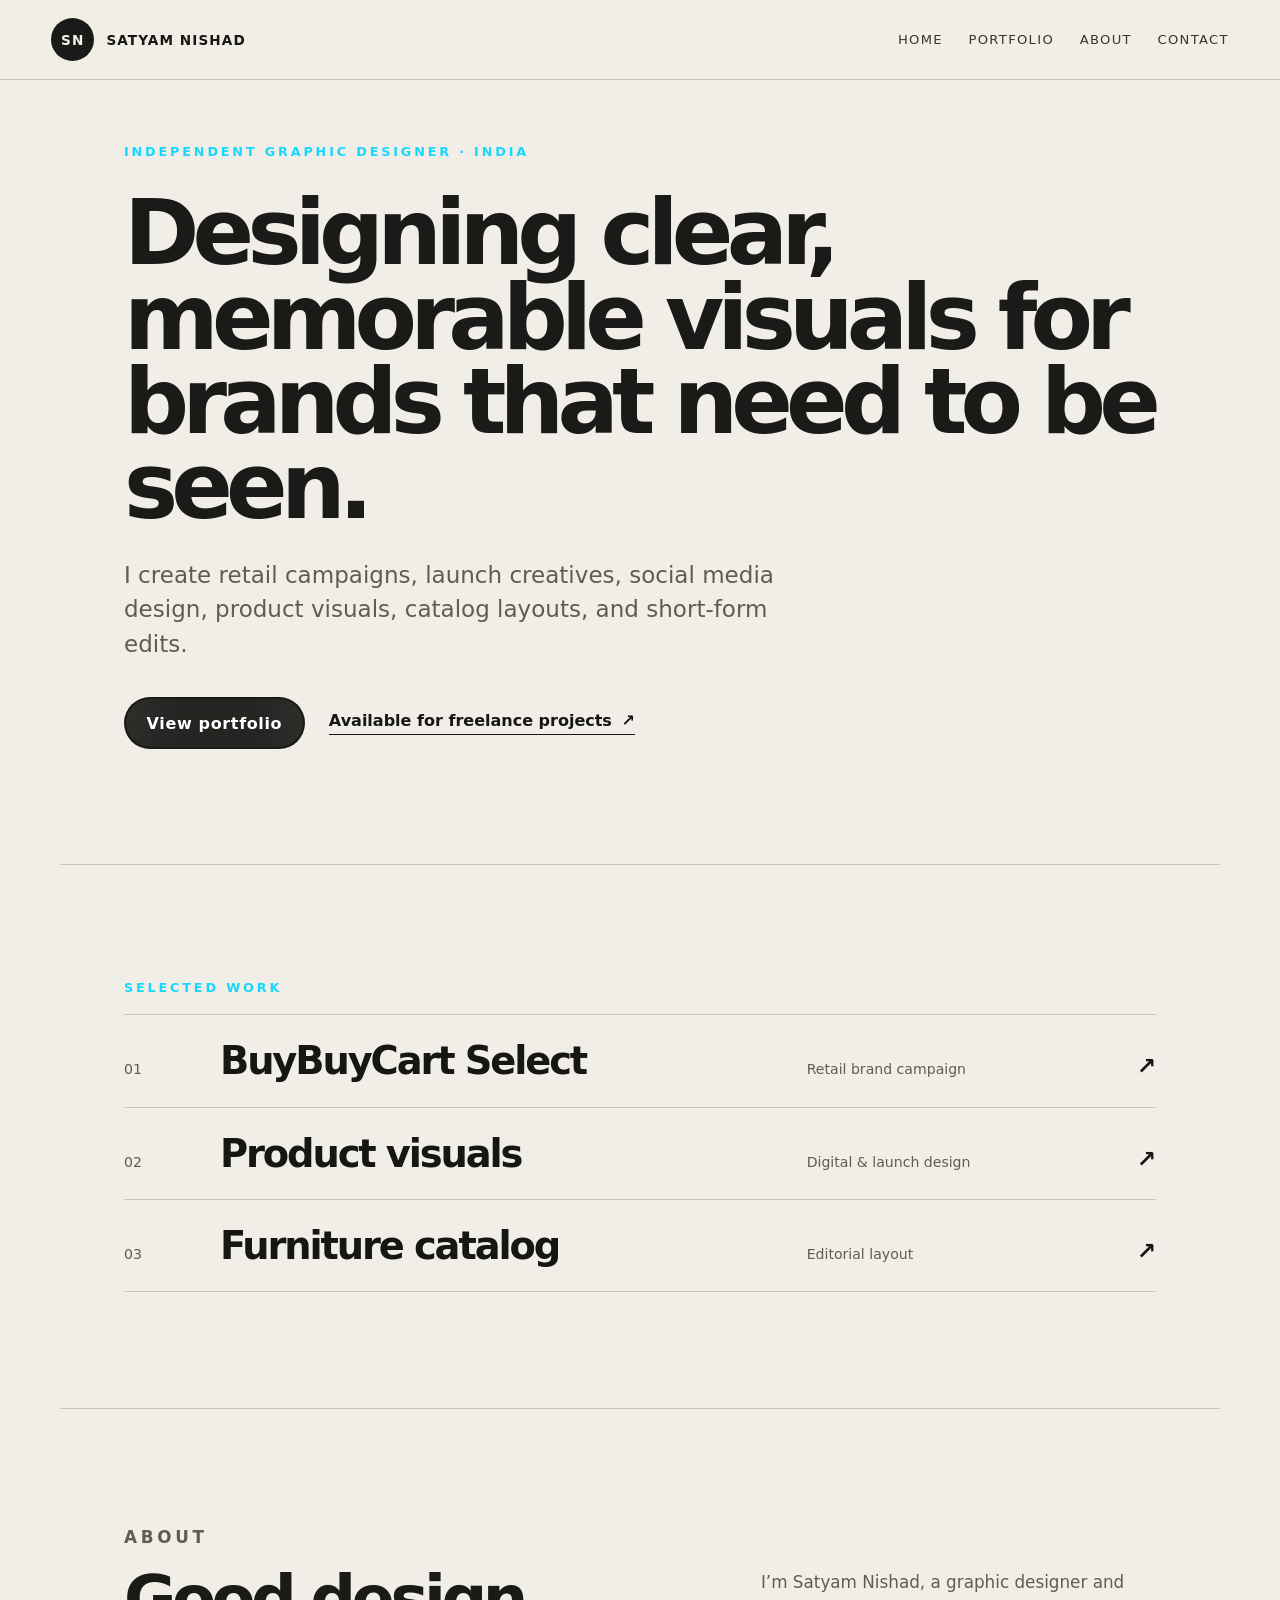
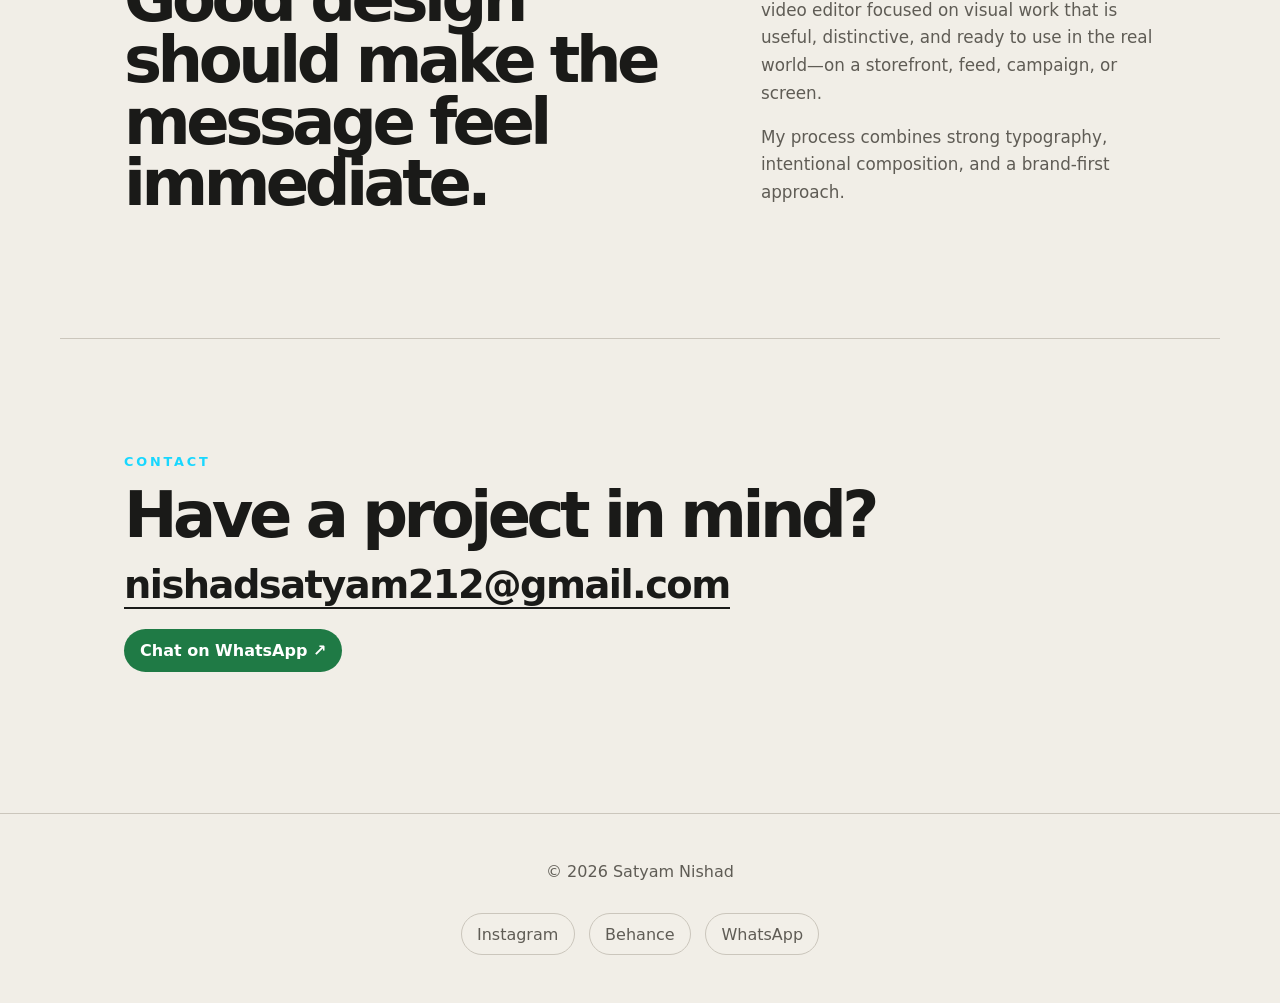
<file: index.html>
<!DOCTYPE html>
<html lang="en">

<head>
  <meta charset="UTF-8">
  <meta name="viewport" content="width=device-width, initial-scale=1.0">
  <meta name="description" content="Satyam Nishad — Graphic Designer and Video Editor.">
  <title>Satyam Nishad — Graphic Designer</title>
  <link rel="stylesheet" href="style.css">
</head>

<body class="home-page">
  <header class="site-header">
    <a class="brand" href="index.html" aria-label="Satyam Nishad home"><span>SN</span><strong>Satyam Nishad</strong></a>
    <button class="nav-toggle" type="button" aria-expanded="false"
      aria-label="Open navigation"><span></span><span></span></button>
    <nav class="site-nav" aria-label="Primary navigation">
      <a href="index.html">Home</a>
      <a href="portfolio.html">Portfolio</a>
      <a href="#about">About</a>
      <a href="#contact">Contact</a>
    </nav>
  </header>
  <main>
    <section class="home-hero section" id="hero">
      <p class="eyebrow reveal">Independent Graphic Designer · India</p>
      <h1 class="reveal">Designing clear, memorable visuals for brands that need to be seen.</h1>
      <p class="home-intro reveal">I create retail campaigns, launch creatives, social media design, product visuals,
        catalog layouts, and short-form edits.</p>
      <div class="home-actions reveal"><a class="btn btn-primary" href="portfolio.html">View portfolio</a><a
          class="text-link" href="#contact">Available for freelance projects <span>↗</span></a></div>
    </section>
    <section class="home-work section" aria-label="Selected work">
      <p class="eyebrow reveal">Selected work</p>
      <div class="work-index">
        <a class="work-index-item reveal" href="portfolio.html#buybuycart"><span>01</span><strong>BuyBuyCart
            Select</strong><em>Retail brand campaign</em><b>↗</b></a>
        <a class="work-index-item reveal" href="portfolio.html#product-visuals"><span>02</span><strong>Product
            visuals</strong><em>Digital &amp; launch design</em><b>↗</b></a>
        <a class="work-index-item reveal" href="portfolio.html#catalog"><span>03</span><strong>Furniture
            catalog</strong><em>Editorial layout</em><b>↗</b></a>
      </div>
    </section>
    <section class="home-about section" id="about">
      <p class="eyebrow reveal">About</p>
      <div class="home-about-grid reveal">
        <h2>Good design should make the message feel immediate.</h2>
        <div>
          <p>I’m Satyam Nishad, a graphic designer and video editor focused on visual work that is useful, distinctive,
            and ready to use in the real world—on a storefront, feed, campaign, or screen.</p>
          <p>My process combines strong typography, intentional composition, and a brand-first approach.</p>
        </div>
      </div>
    </section>
    <section class="home-contact section" id="contact">
      <p class="eyebrow reveal">Contact</p>
      <h2 class="reveal">Have a project in mind?</h2><a class="contact-email reveal"
        href="mailto:nishadsatyam212@gmail.com?subject=Portfolio%20Enquiry">nishadsatyam212@gmail.com</a>
      <a class="contact-whatsapp reveal" href="https://wa.me/918299799599?text=Hi%20Satyam%2C%20I%20would%20like%20to%20discuss%20a%20project." target="_blank" rel="noreferrer">Chat on WhatsApp ↗</a>
    </section>
  </main>
  <footer class="site-footer">
    <p>© 2026 Satyam Nishad</p>
    <div class="footer-social"><a href="https://instagram.com/" target="_blank" rel="noreferrer">Instagram</a><a
        href="https://behance.net/" target="_blank" rel="noreferrer">Behance</a><a href="https://wa.me/918299799599?text=Hi%20Satyam%2C%20I%20would%20like%20to%20discuss%20a%20project." target="_blank"
        rel="noreferrer">WhatsApp</a></div>
  </footer>
  <script src="script.js"></script>
</body>

</html>
</file>
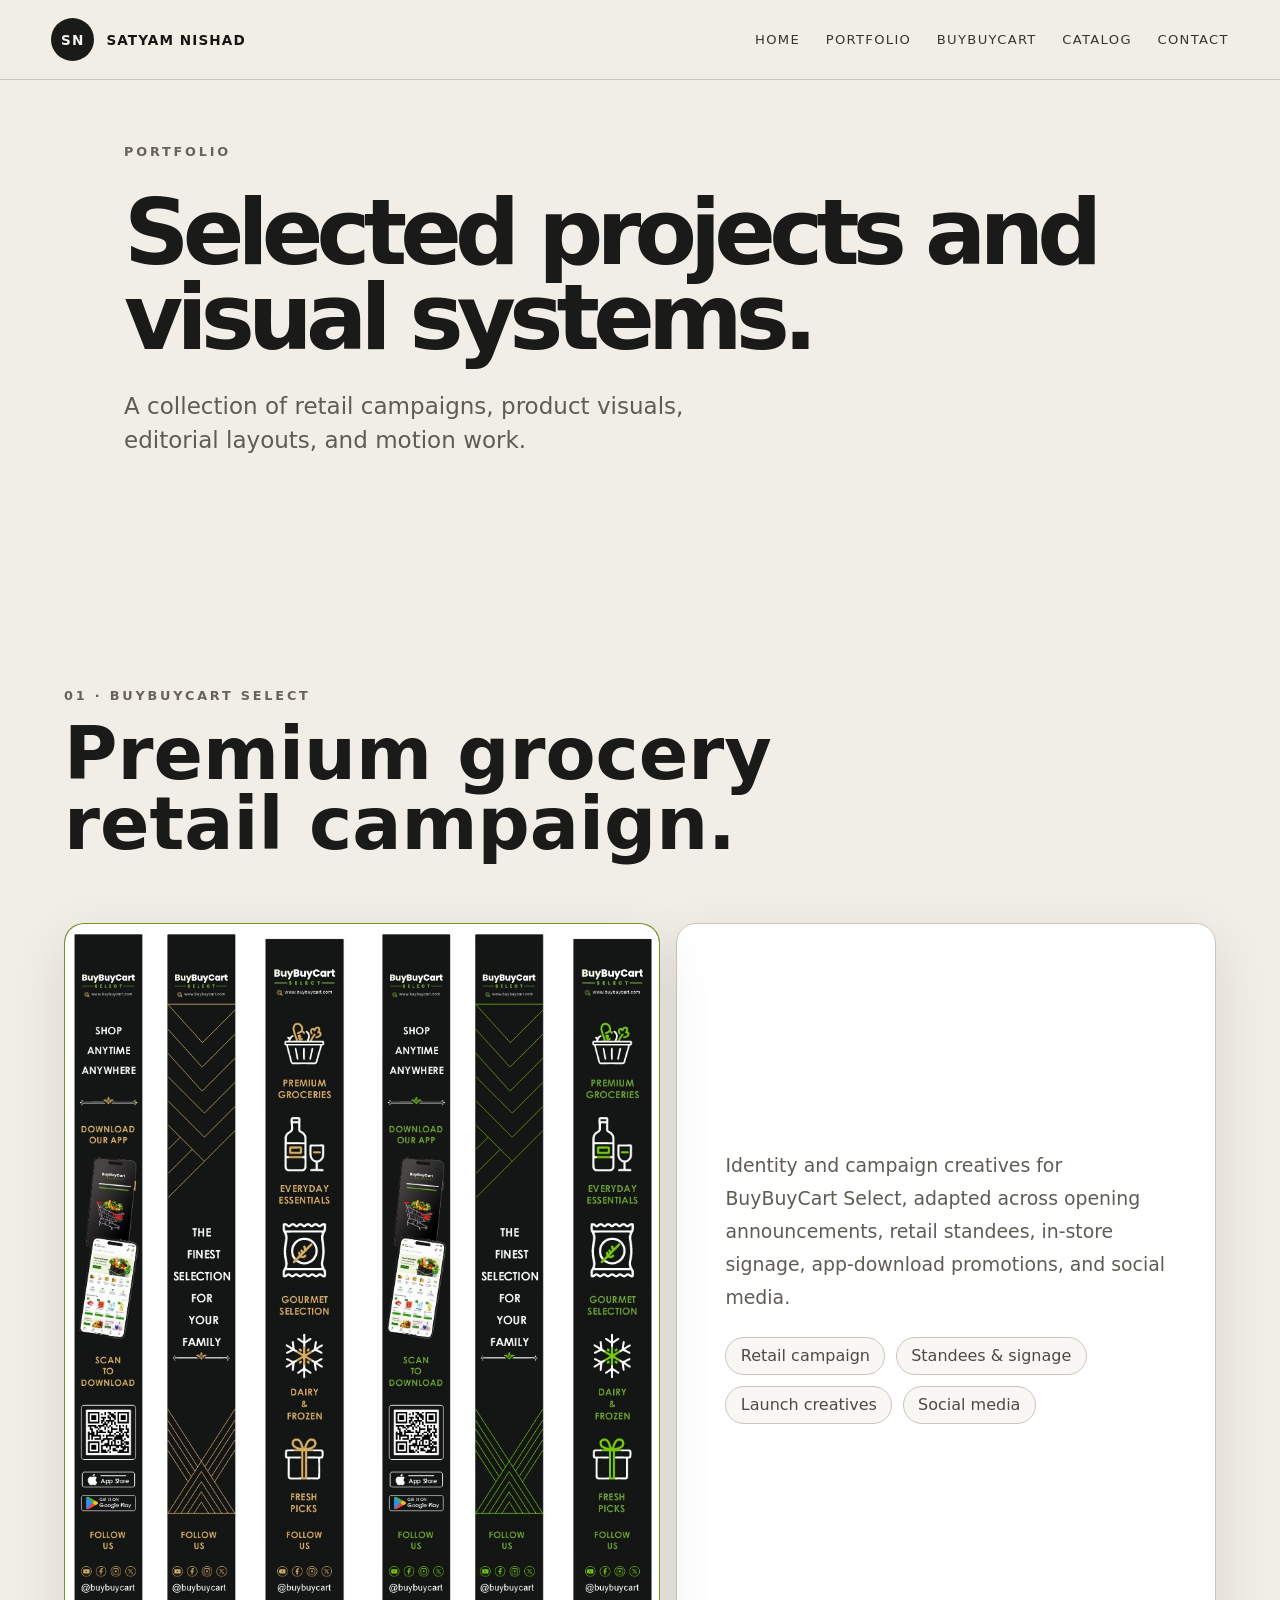
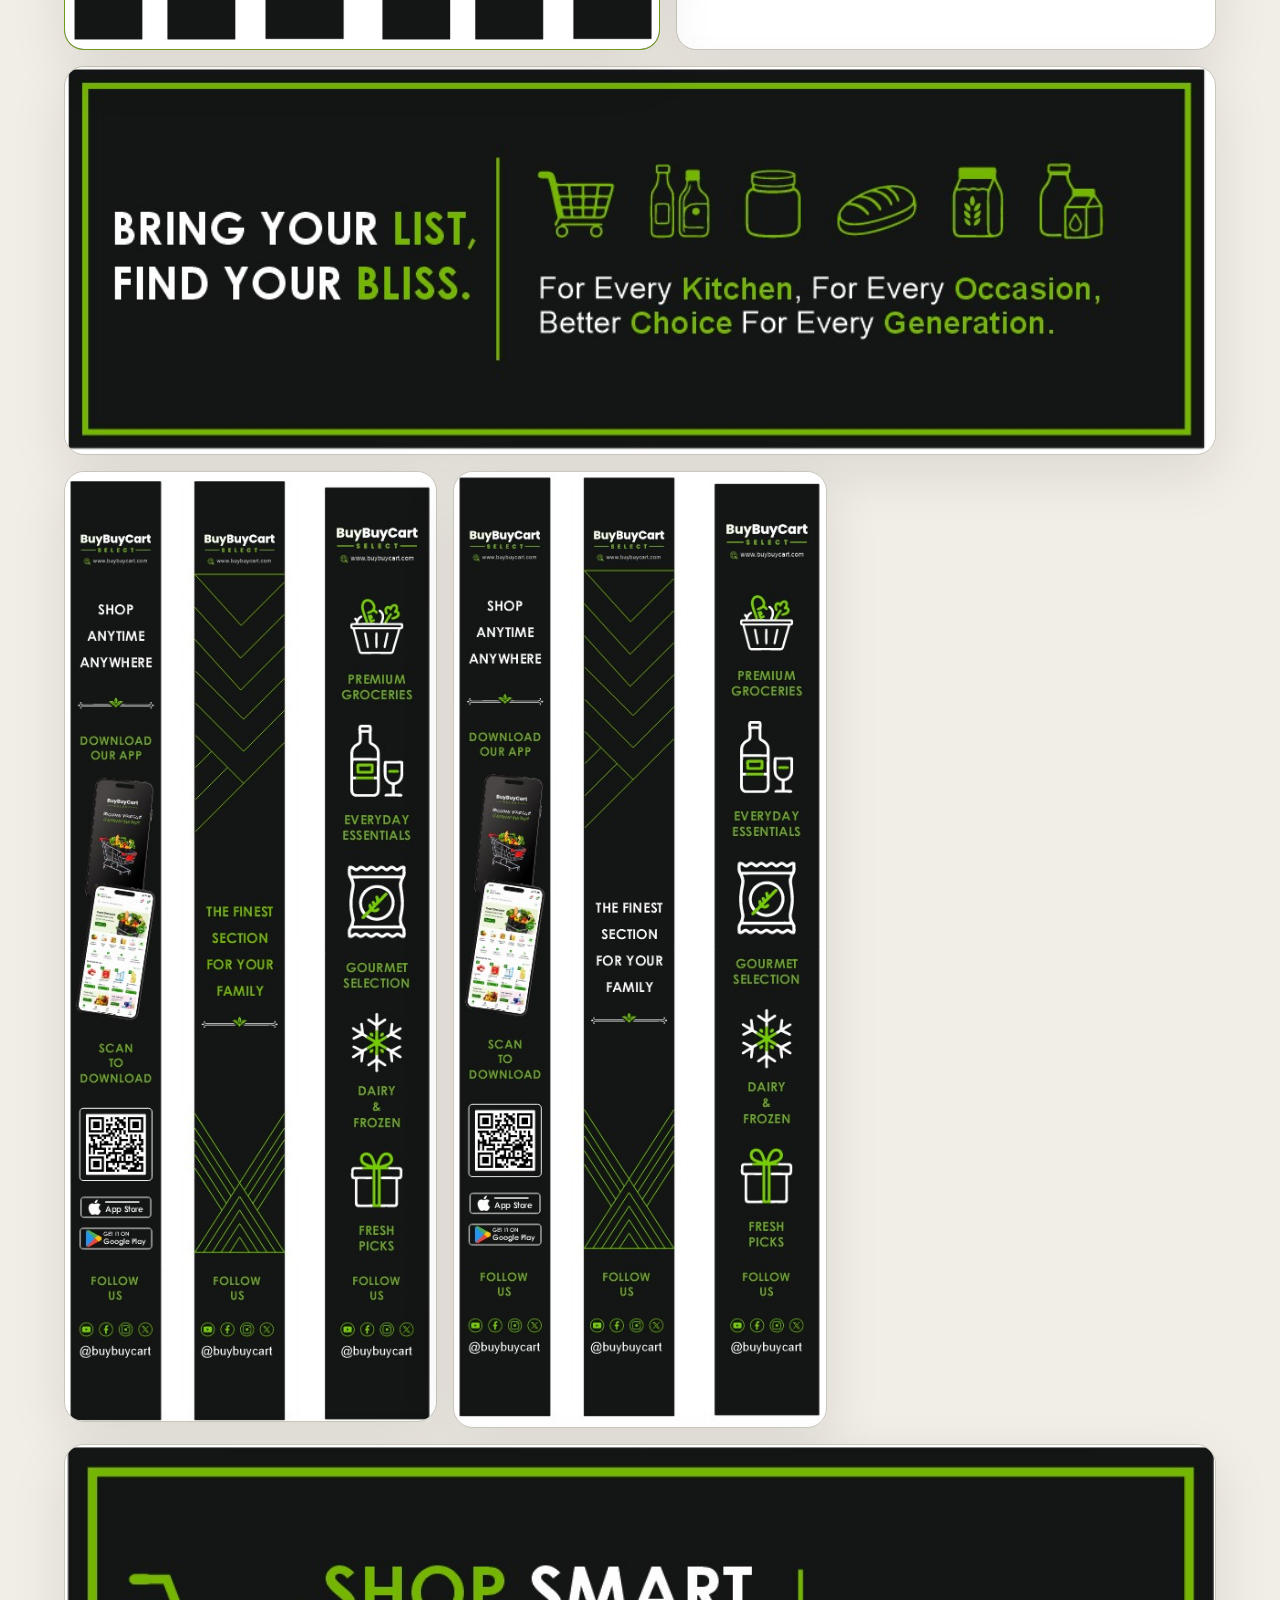
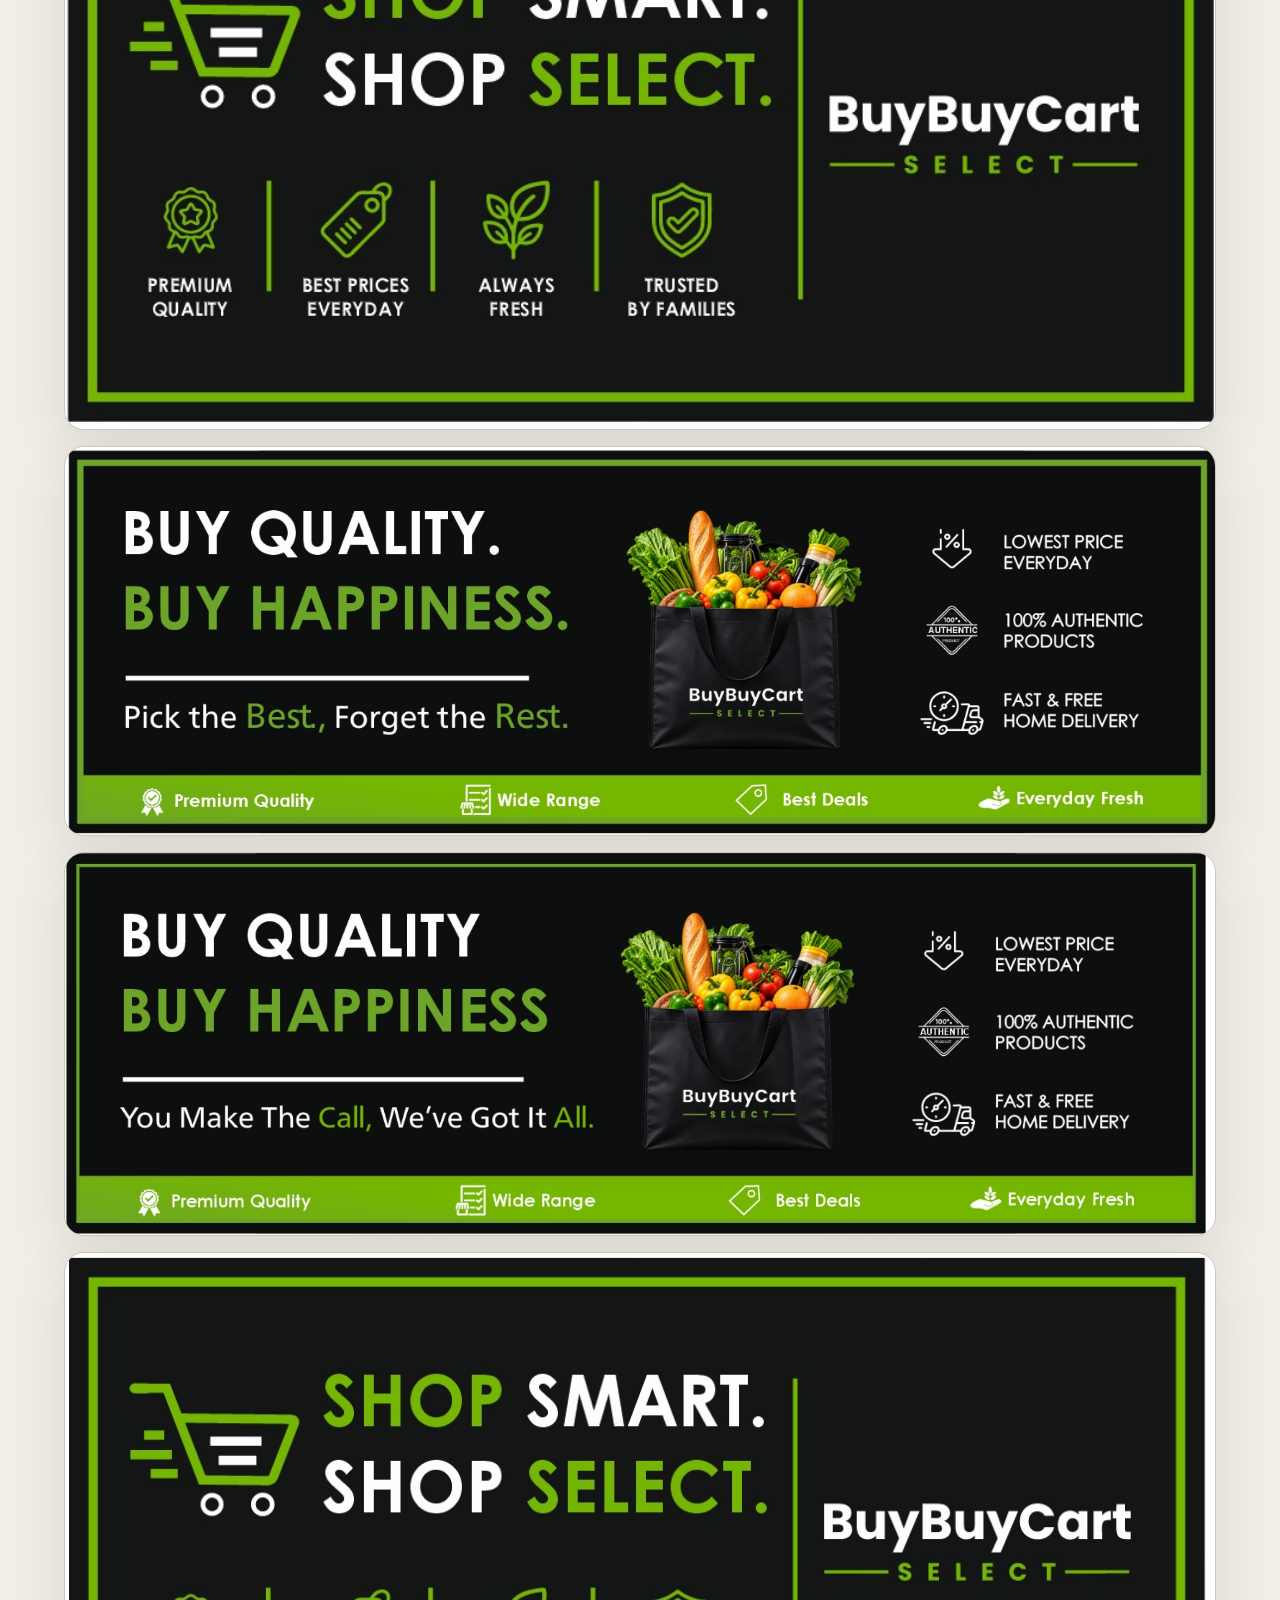
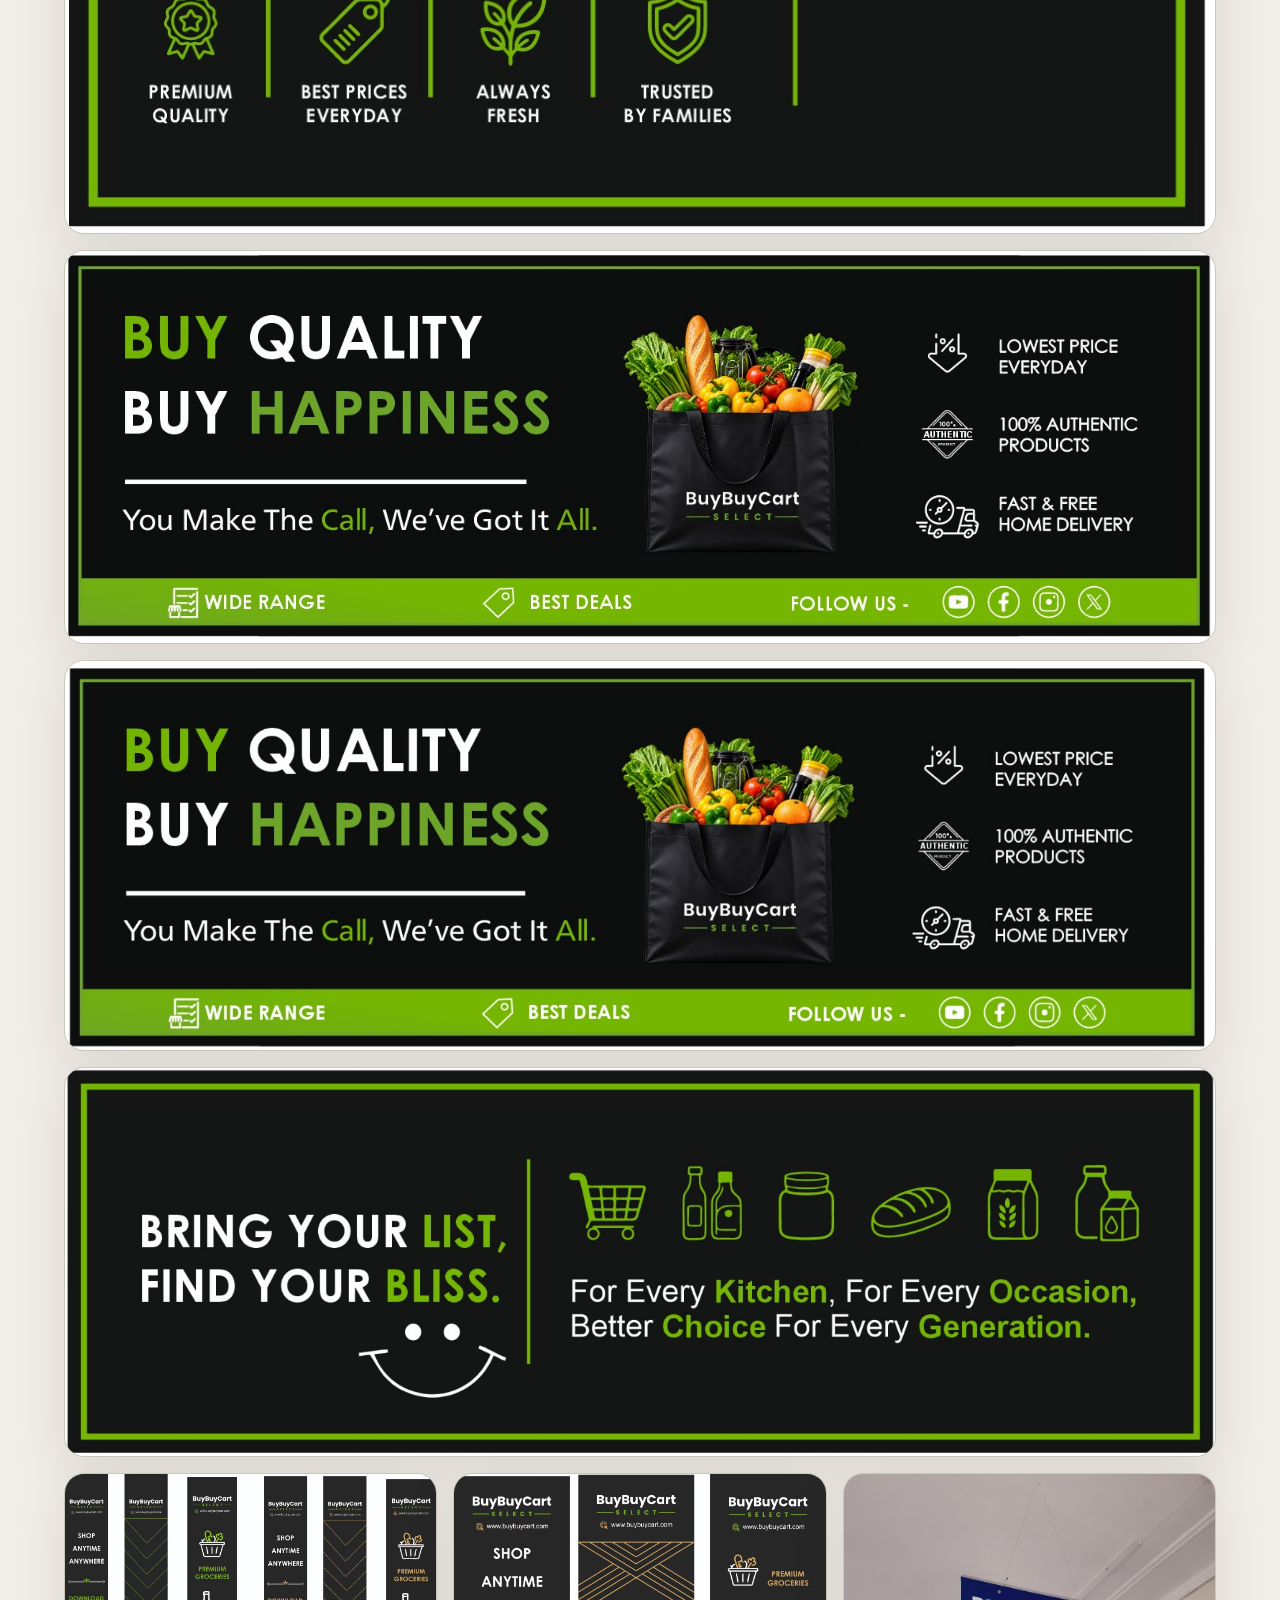
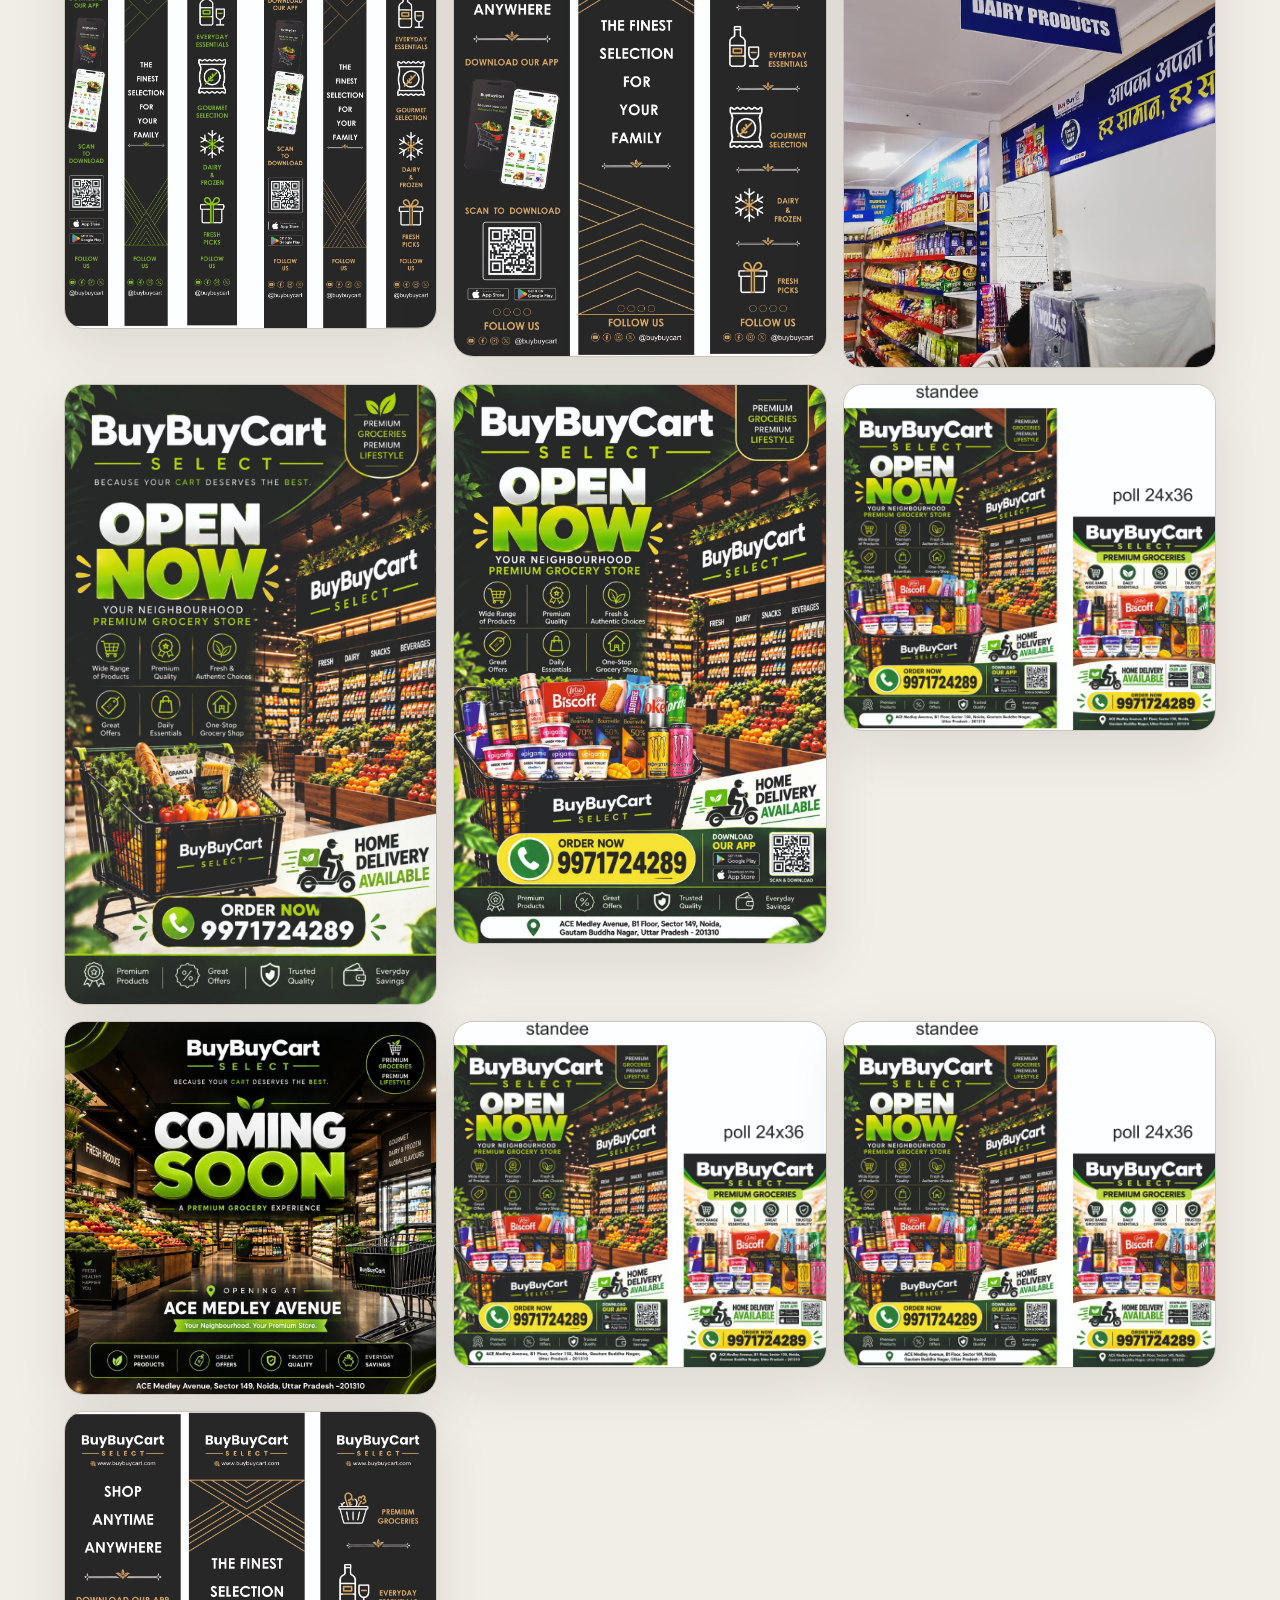
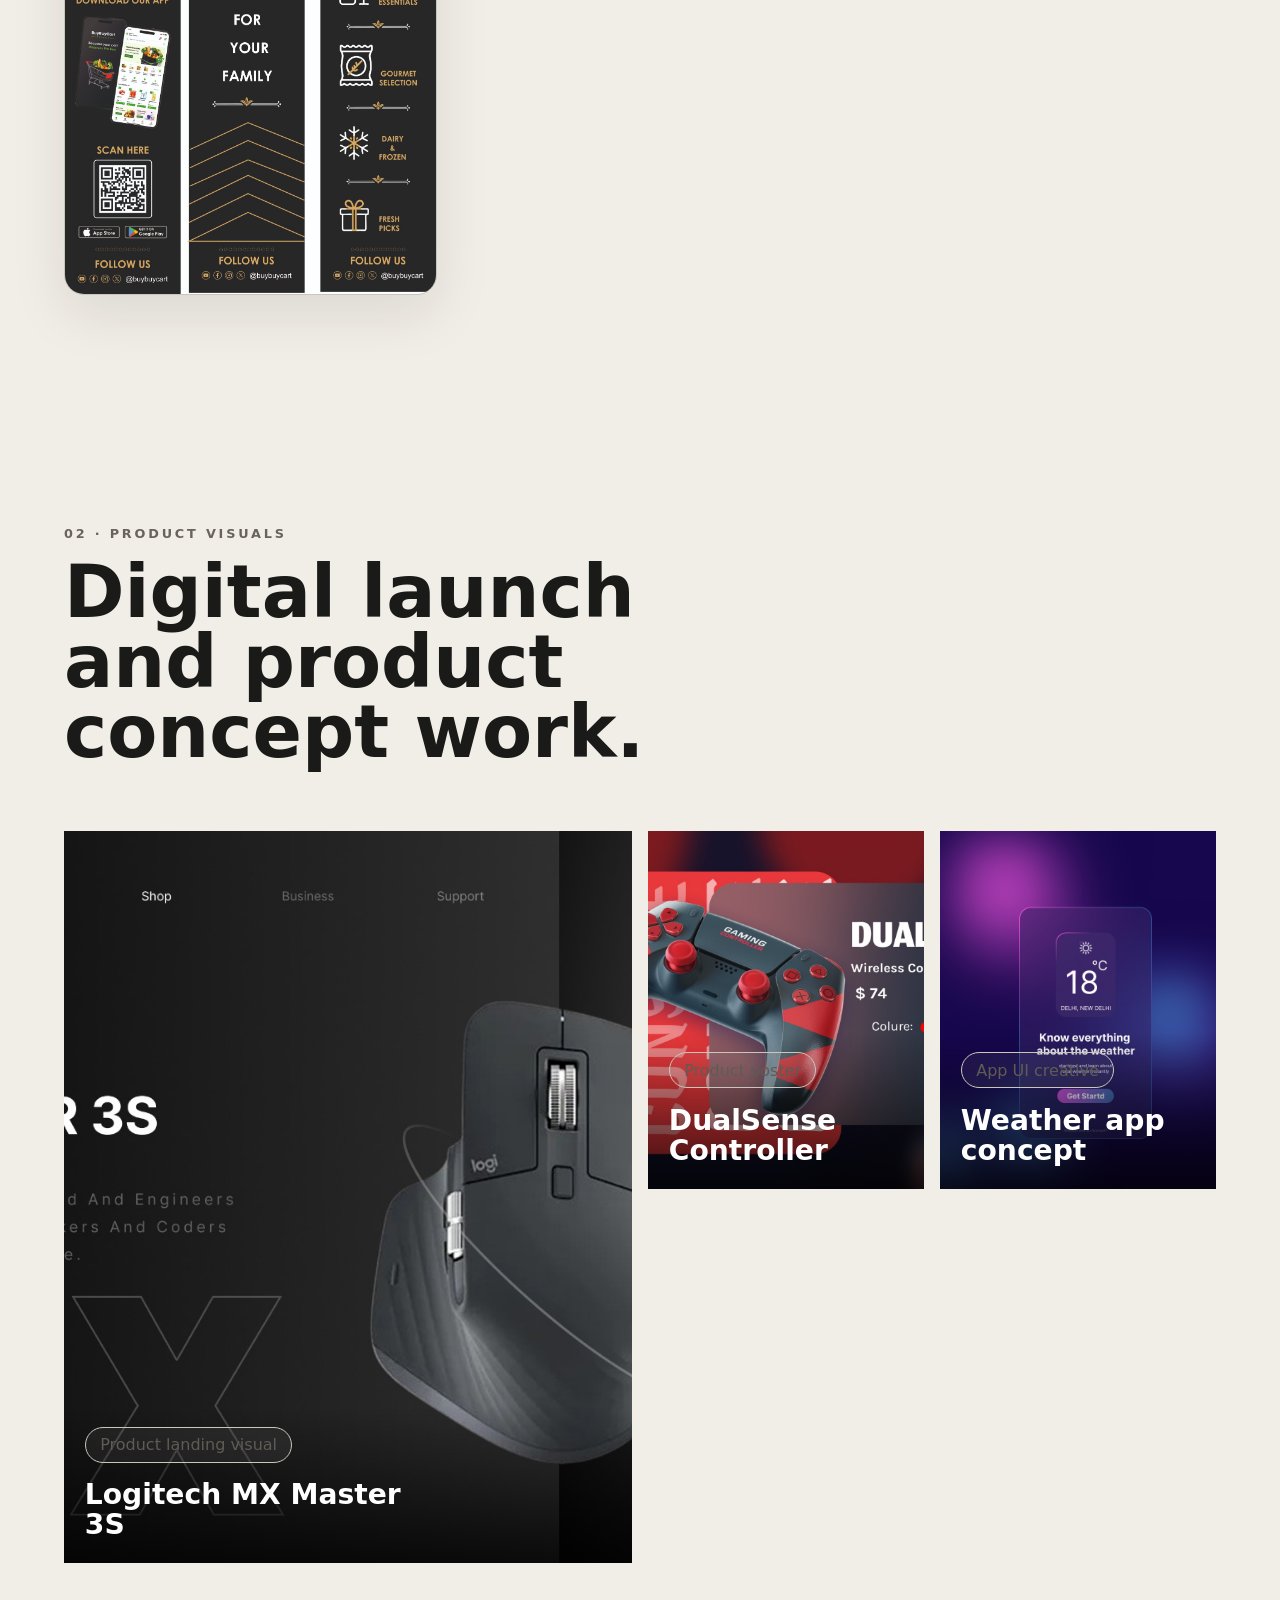
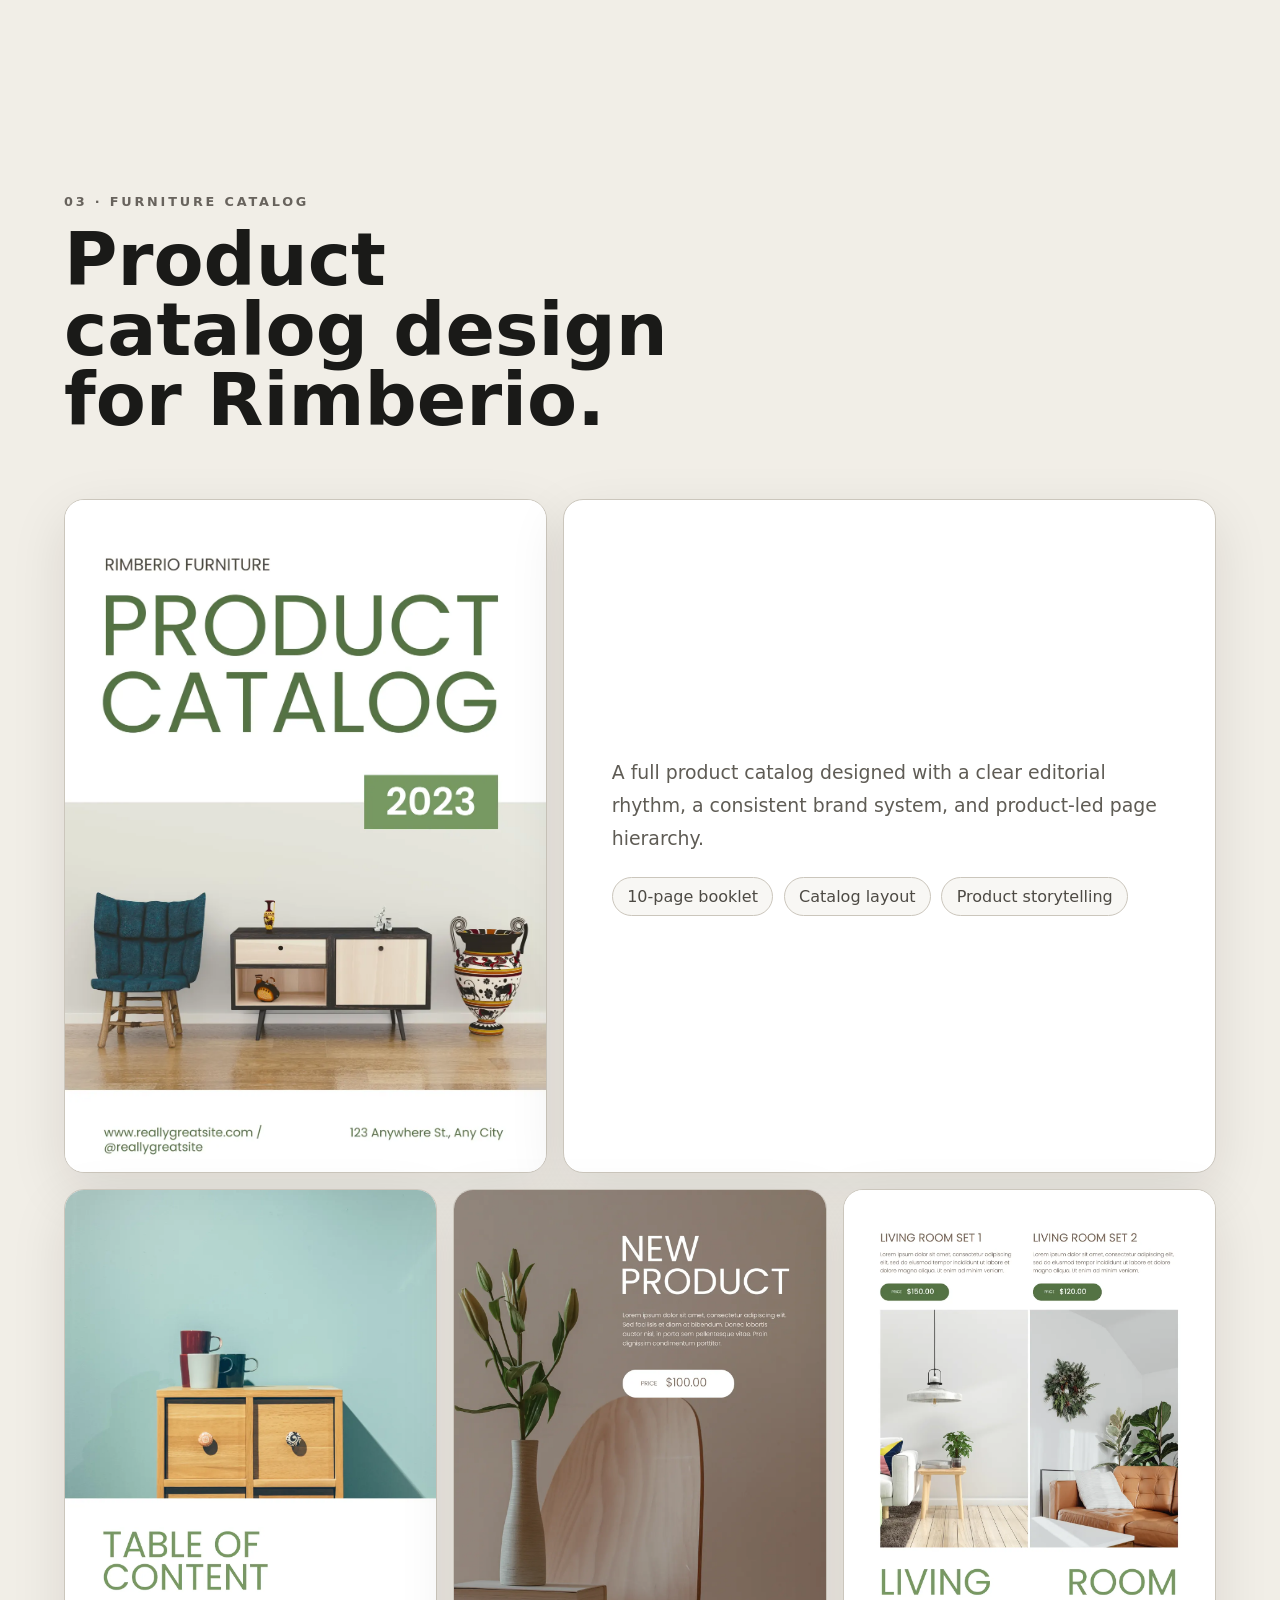
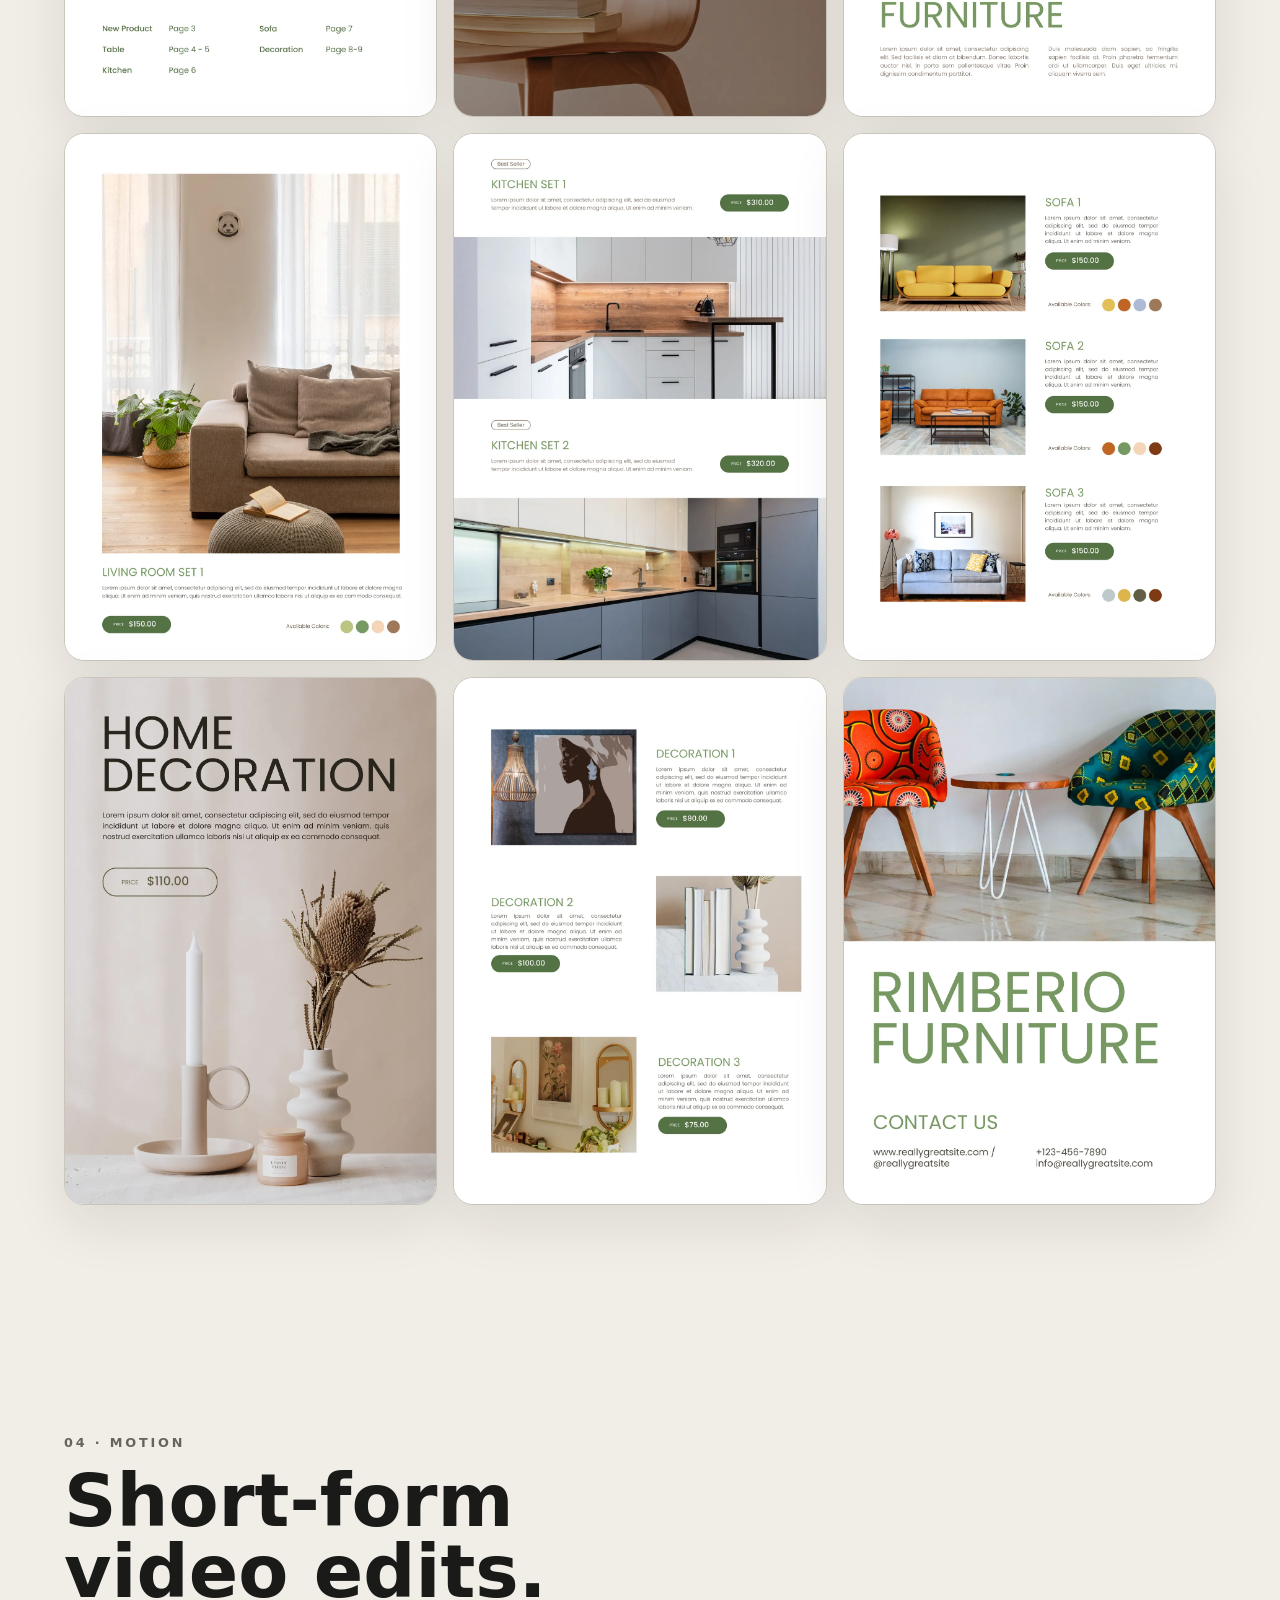
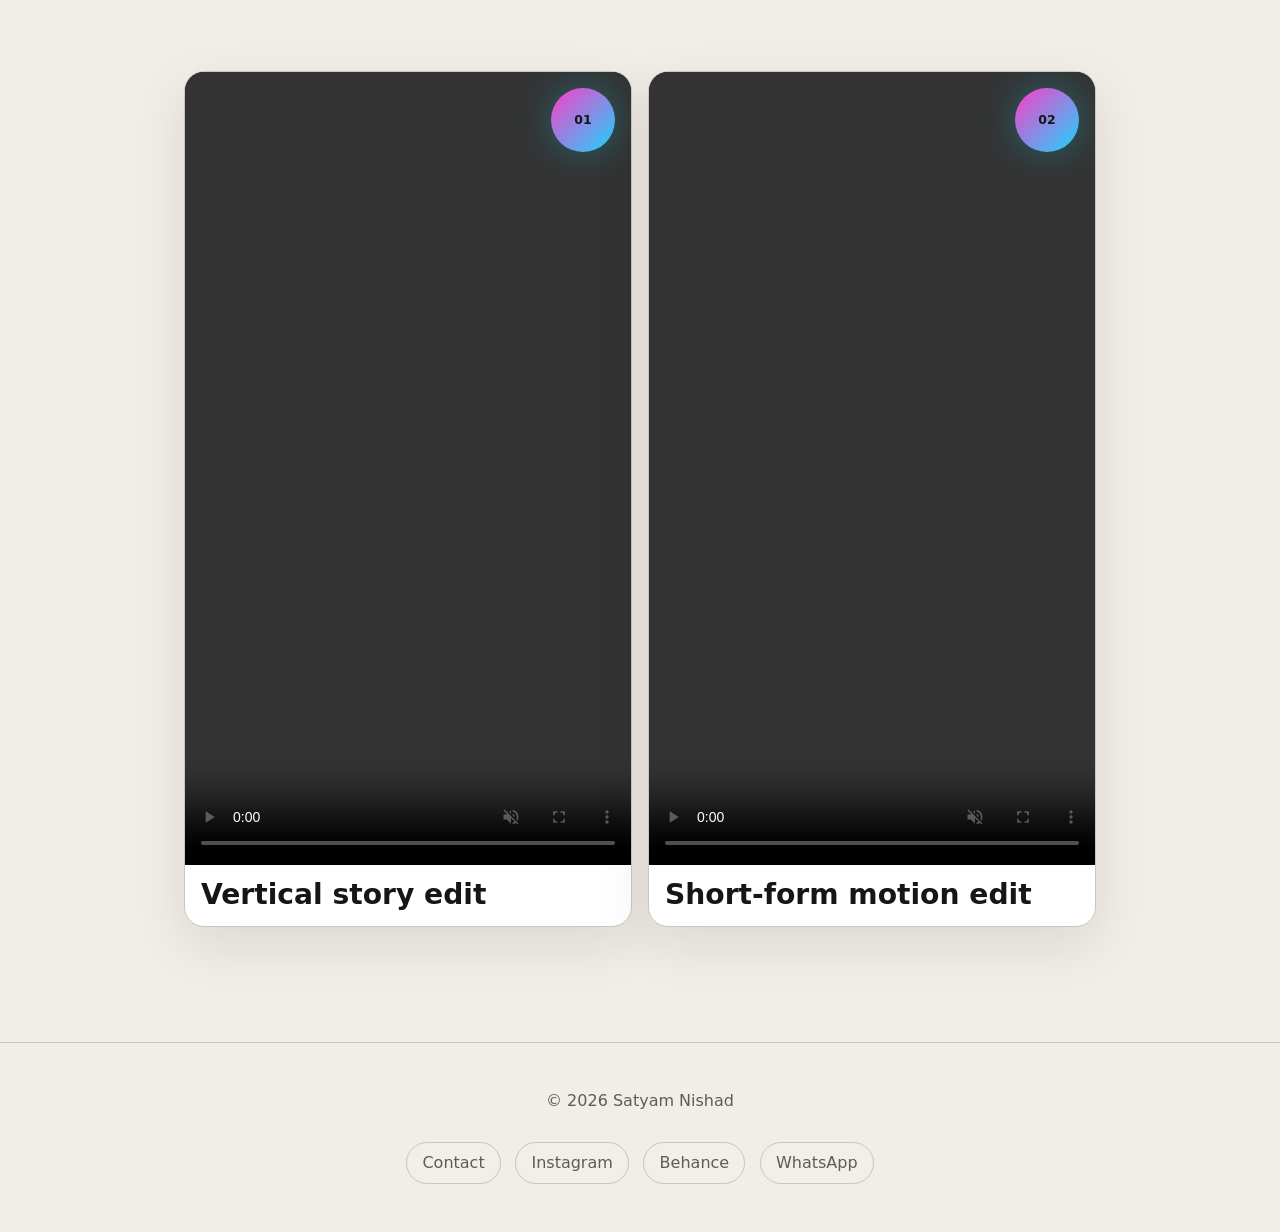
<file: portfolio.html>
<!DOCTYPE html>
<html lang="en">
<head>
  <meta charset="UTF-8">
  <meta name="viewport" content="width=device-width, initial-scale=1.0">
  <meta name="description" content="Portfolio of graphic designer Satyam Nishad.">
  <title>Portfolio — Satyam Nishad</title>
  <link rel="stylesheet" href="style.css">
</head>
<body class="portfolio-page">
  <header class="site-header">
    <a class="brand" href="index.html" aria-label="Satyam Nishad home"><span>SN</span><strong>Satyam Nishad</strong></a>
    <button class="nav-toggle" type="button" aria-expanded="false" aria-label="Open navigation"><span></span><span></span></button>
    <nav class="site-nav" aria-label="Primary navigation"><a href="index.html">Home</a><a href="portfolio.html" aria-current="page">Portfolio</a><a href="#buybuycart">BuyBuyCart</a><a href="#catalog">Catalog</a><a href="index.html#contact">Contact</a></nav>
  </header>
  <main>
    <section class="portfolio-intro section"><p class="eyebrow reveal">Portfolio</p><h1 class="reveal">Selected projects and visual systems.</h1><p class="portfolio-summary reveal">A collection of retail campaigns, product visuals, editorial layouts, and motion work.</p></section>
    <section class="buybuycart section" id="buybuycart">
      <div class="section-heading reveal"><p class="eyebrow">01 · BuyBuyCart Select</p><h2>Premium grocery retail campaign.</h2></div>
      <div class="buybuycart-case reveal"><div class="buybuycart-case-art"><img src="assets/buyBuyCart/WhatsApp%20Image%202026-11-20%20at%201.08.11%20PM.jpeg" alt="BuyBuyCart Select retail display designs" loading="eager"></div><div class="catalog-copy"><p>Identity and campaign creatives for BuyBuyCart Select, adapted across opening announcements, retail standees, in-store signage, app-download promotions, and social media.</p><div class="catalog-points"><span>Retail campaign</span><span>Standees &amp; signage</span><span>Launch creatives</span><span>Social media</span></div></div></div>
      <div class="buybuycart-gallery" aria-label="BuyBuyCart Select campaign gallery">
        <img class="buybuycart-wide reveal" src="assets/buyBuyCart/WhatsApp%20Image%202026-11-20%20at%201.08.01%20PM.jpeg" alt="BuyBuyCart Select horizontal retail banner" loading="lazy">
        <img class="reveal" src="assets/buyBuyCart/WhatsApp%20Image%202026-11-20%20at%201.08.02%20PM.jpeg" alt="BuyBuyCart Select standee design" loading="lazy"><img class="reveal" src="assets/buyBuyCart/WhatsApp%20Image%202026-11-20%20at%201.08.03%20PM.jpeg" alt="BuyBuyCart Select standee design" loading="lazy">
        <img class="buybuycart-wide reveal" src="assets/buyBuyCart/WhatsApp%20Image%202026-11-20%20at%201.08.04%20PM.jpeg" alt="BuyBuyCart Select promotional banner" loading="lazy"><img class="buybuycart-wide reveal" src="assets/buyBuyCart/WhatsApp%20Image%202026-11-20%20at%201.08.09%20PM.jpeg" alt="BuyBuyCart Select campaign banner" loading="lazy"><img class="buybuycart-wide reveal" src="assets/buyBuyCart/WhatsApp%20Image%202026-11-20%20at%201.08.10%20PM.jpeg" alt="BuyBuyCart Select grocery banner" loading="lazy">
        <img class="buybuycart-wide reveal" src="assets/buyBuyCart/WhatsApp%20Image%202026-11-20%20at%201.08.12%20PM%20(1).jpeg" alt="BuyBuyCart Select store signage preview" loading="lazy"><img class="buybuycart-wide reveal" src="assets/buyBuyCart/WhatsApp%20Image%202026-11-20%20at%201.08.12%20PM.jpeg" alt="BuyBuyCart Select brand banner" loading="lazy"><img class="buybuycart-wide reveal" src="assets/buyBuyCart/WhatsApp%20Image%202026-11-20%20at%201.08.13%20PM%20(1).jpeg" alt="BuyBuyCart Select promotional banner" loading="lazy"><img class="buybuycart-wide reveal" src="assets/buyBuyCart/WhatsApp%20Image%202026-11-20%20at%201.08.13%20PM.jpeg" alt="BuyBuyCart Select premium grocery banner" loading="lazy">
        <img class="reveal" src="assets/buyBuyCart/WhatsApp%20Image%202026-11-20%20at%201.08.14%20PM%20(1).jpeg" alt="BuyBuyCart Select retail standee" loading="lazy"><img class="reveal" src="assets/buyBuyCart/WhatsApp%20Image%202026-11-20%20at%201.08.14%20PM.jpeg" alt="BuyBuyCart Select campaign poster" loading="lazy"><img class="reveal" src="assets/buyBuyCart/WhatsApp%20Image%202026-11-20%20at%201.08.15%20PM.jpeg" alt="BuyBuyCart Select launch creative" loading="lazy"><img class="reveal" src="assets/buyBuyCart/WhatsApp%20Image%202026-11-20%20at%201.08.16%20PM%20(1).jpeg" alt="BuyBuyCart Select store standee" loading="lazy"><img class="reveal" src="assets/buyBuyCart/WhatsApp%20Image%202026-11-20%20at%201.08.16%20PM.jpeg" alt="BuyBuyCart Select launch poster" loading="lazy"><img class="reveal" src="assets/buyBuyCart/WhatsApp%20Image%202026-11-20%20at%201.08.17%20PM%20(1).jpeg" alt="BuyBuyCart Select standee campaign" loading="lazy"><img class="reveal" src="assets/buyBuyCart/WhatsApp%20Image%202026-11-20%20at%201.08.17%20PM.jpeg" alt="BuyBuyCart Select promotional creative" loading="lazy"><img class="reveal" src="assets/buyBuyCart/WhatsApp%20Image%202026-11-20%20at%201.08.18%20PM%20(1).jpeg" alt="BuyBuyCart Select store standee set" loading="lazy"><img class="reveal" src="assets/buyBuyCart/WhatsApp%20Image%202026-11-20%20at%201.08.18%20PM.jpeg" alt="BuyBuyCart Select retail standee collection" loading="lazy"><img class="reveal" src="assets/buyBuyCart/WhatsApp%20Image%202026-11-20%20at%201.08.19%20PM.jpeg" alt="BuyBuyCart Select grocery launch standee" loading="lazy">
      </div>
    </section>
    <section class="projects section" id="product-visuals"><div class="section-heading reveal"><p class="eyebrow">02 · Product visuals</p><h2>Digital launch and product concept work.</h2></div><div class="project-grid"><article class="project-card large reveal"><img src="assets/logitech.jpeg" alt="Logitech MX Master product landing page design" loading="lazy"><div class="project-overlay"><span>Product landing visual</span><h3>Logitech MX Master 3S</h3></div></article><article class="project-card reveal"><img src="assets/gamingconsole.jpeg" alt="Gaming controller product poster" loading="lazy"><div class="project-overlay"><span>Product poster</span><h3>DualSense Controller</h3></div></article><article class="project-card reveal"><img src="assets/weather.jpeg" alt="Weather app UI creative" loading="lazy"><div class="project-overlay"><span>App UI creative</span><h3>Weather app concept</h3></div></article></div></section>
    <section class="catalog section" id="catalog"><div class="section-heading reveal"><p class="eyebrow">03 · Furniture catalog</p><h2>Product catalog design for Rimberio.</h2></div><div class="catalog-feature reveal"><div class="catalog-cover"><img src="assets/Green%20and%20White%20Modern%20Furniture%20Product%20Catalog%20Booklet/1.webp" alt="Rimberio furniture catalog cover" loading="lazy"></div><div class="catalog-copy"><p>A full product catalog designed with a clear editorial rhythm, a consistent brand system, and product-led page hierarchy.</p><div class="catalog-points"><span>10-page booklet</span><span>Catalog layout</span><span>Product storytelling</span></div></div></div><div class="catalog-grid" aria-label="Furniture catalog pages"><img src="assets/Green%20and%20White%20Modern%20Furniture%20Product%20Catalog%20Booklet/2.webp" alt="Furniture catalog page 2" loading="lazy"><img src="assets/Green%20and%20White%20Modern%20Furniture%20Product%20Catalog%20Booklet/3.webp" alt="Furniture catalog page 3" loading="lazy"><img src="assets/Green%20and%20White%20Modern%20Furniture%20Product%20Catalog%20Booklet/4.webp" alt="Furniture catalog page 4" loading="lazy"><img src="assets/Green%20and%20White%20Modern%20Furniture%20Product%20Catalog%20Booklet/5.webp" alt="Furniture catalog page 5" loading="lazy"><img src="assets/Green%20and%20White%20Modern%20Furniture%20Product%20Catalog%20Booklet/6.webp" alt="Furniture catalog page 6" loading="lazy"><img src="assets/Green%20and%20White%20Modern%20Furniture%20Product%20Catalog%20Booklet/7.webp" alt="Furniture catalog page 7" loading="lazy"><img src="assets/Green%20and%20White%20Modern%20Furniture%20Product%20Catalog%20Booklet/8.webp" alt="Furniture catalog page 8" loading="lazy"><img src="assets/Green%20and%20White%20Modern%20Furniture%20Product%20Catalog%20Booklet/9.webp" alt="Furniture catalog page 9" loading="lazy"><img src="assets/Green%20and%20White%20Modern%20Furniture%20Product%20Catalog%20Booklet/10.webp" alt="Furniture catalog back page" loading="lazy"></div></section>
    <section class="video section"><div class="section-heading reveal"><p class="eyebrow">04 · Motion</p><h2>Short-form video edits.</h2></div><div class="video-grid reveal"><article class="video-card"><video controls muted playsinline preload="metadata" src="assets/videos/WhatsApp%20Video%202026-06-27%20at%2012.28.39%20PM.mp4"></video><span class="play">01</span><h3>Vertical story edit</h3></article><article class="video-card"><video controls muted playsinline preload="metadata" src="assets/videos/WhatsApp%20Video%202026-06-27%20at%2012.50.24%20PM.mp4"></video><span class="play">02</span><h3>Short-form motion edit</h3></article></div></section>
  </main>
  <footer class="site-footer"><p>© 2026 Satyam Nishad</p><div class="footer-social"><a href="index.html#contact">Contact</a><a href="https://instagram.com/" target="_blank" rel="noreferrer">Instagram</a><a href="https://behance.net/" target="_blank" rel="noreferrer">Behance</a><a href="https://wa.me/918299799599?text=Hi%20Satyam%2C%20I%20would%20like%20to%20discuss%20a%20project." target="_blank" rel="noreferrer">WhatsApp</a></div></footer>
  <script src="script.js"></script>
</body>
</html>
</file>
<file: style.css>
:root {
  --bg: #030306;
  --bg-soft: #0a0b12;
  --panel: rgba(255, 255, 255, 0.07);
  --panel-strong: rgba(255, 255, 255, 0.12);
  --text: #f6f2ff;
  --muted: #a9a4ba;
  --purple: #9b4dff;
  --blue: #18d7ff;
  --pink: #ff3bc8;
  --line: rgba(255, 255, 255, 0.14);
  --shadow: 0 28px 90px rgba(0, 0, 0, 0.55);
  --header-height: 5rem;
  --page-gutter: clamp(1rem, 5vw, 5rem);
}

* {
  box-sizing: border-box;
}

html {
  scroll-behavior: smooth;
  scroll-padding-top: calc(var(--header-height) + 1rem);
}

body {
  margin: 0;
  color: var(--text);
  background:
    radial-gradient(
      circle at 15% 10%,
      rgba(155, 77, 255, 0.26),
      transparent 34rem
    ),
    radial-gradient(
      circle at 80% 5%,
      rgba(24, 215, 255, 0.18),
      transparent 32rem
    ),
    linear-gradient(135deg, #030306 0%, #090911 47%, #050511 100%);
  font-family:
    Inter,
    ui-sans-serif,
    system-ui,
    -apple-system,
    BlinkMacSystemFont,
    "Segoe UI",
    sans-serif;
  overflow-x: hidden;
  min-width: 320px;
  -webkit-font-smoothing: antialiased;
  text-rendering: optimizeLegibility;
}

body.nav-open {
  overflow: hidden;
}

a {
  color: inherit;
  text-decoration: none;
}

h1,
h2,
h3,
p,
a,
span,
strong {
  overflow-wrap: anywhere;
}

img {
  display: block;
  max-width: 100%;
}

video {
  max-width: 100%;
}

button,
input,
select,
textarea {
  font: inherit;
}

.noise {
  position: fixed;
  inset: 0;
  pointer-events: none;
  z-index: 3;
  opacity: 0.09;
  background-image:
    linear-gradient(90deg, rgba(255, 255, 255, 0.08) 1px, transparent 1px),
    linear-gradient(rgba(255, 255, 255, 0.08) 1px, transparent 1px);
  background-size: 38px 38px;
  mask-image: radial-gradient(circle at center, black, transparent 74%);
}

#particle-canvas {
  position: fixed;
  inset: 0;
  z-index: 1;
  pointer-events: none;
}

.cursor-system {
  position: fixed;
  inset: 0;
  pointer-events: none;
  z-index: 4;
  mix-blend-mode: screen;
}

.cursor-core,
.cursor-trail {
  position: fixed;
  left: 0;
  top: 0;
  border-radius: 999px;
  pointer-events: none;
  transform: translate3d(-50%, -50%, 0);
  will-change: transform, opacity;
}

.cursor-core {
  width: 0.72rem;
  height: 0.72rem;
  background: #fff;
  box-shadow:
    0 0 14px rgba(255, 255, 255, 0.95),
    0 0 34px rgba(24, 215, 255, 0.78),
    0 0 56px rgba(255, 59, 200, 0.62);
}

.cursor-trail {
  width: 4.8rem;
  height: 1rem;
  opacity: 0;
  background: linear-gradient(
    90deg,
    transparent,
    rgba(155, 77, 255, 0.2),
    rgba(255, 59, 200, 0.72),
    rgba(24, 215, 255, 0.92)
  );
  filter: blur(5px);
  transform-origin: 88% 50%;
}

.cursor-trail::after {
  content: "";
  position: absolute;
  right: -0.25rem;
  top: 50%;
  width: 1rem;
  height: 1rem;
  border-radius: 50%;
  transform: translateY(-50%);
  background: rgba(255, 255, 255, 0.92);
  box-shadow: 0 0 28px rgba(24, 215, 255, 0.8);
}

.cursor-system.is-moving .cursor-trail {
  opacity: 0.82;
}

.cursor-trail:nth-child(3) {
  width: 6.2rem;
  opacity: 0.58;
  filter: blur(8px);
}

.cursor-trail:nth-child(4) {
  width: 7.6rem;
  opacity: 0.42;
  filter: blur(12px);
}

.cursor-trail:nth-child(5) {
  width: 9rem;
  opacity: 0.28;
  filter: blur(16px);
}

.cursor-trail:nth-child(6) {
  width: 10.5rem;
  opacity: 0.2;
  filter: blur(20px);
}

.site-header {
  position: fixed;
  top: 0;
  left: 0;
  right: 0;
  z-index: 20;
  display: flex;
  align-items: center;
  justify-content: space-between;
  min-height: var(--header-height);
  padding: 0.85rem clamp(1rem, 4vw, 4.5rem);
  background: linear-gradient(180deg, rgba(3, 3, 6, 0.78), rgba(3, 3, 6, 0.18));
  backdrop-filter: blur(18px);
}

.brand {
  display: inline-flex;
  align-items: center;
  gap: 0.75rem;
  font-size: 0.85rem;
  letter-spacing: 0.08em;
  text-transform: uppercase;
  min-width: 0;
}

.brand span {
  flex: 0 0 auto;
  display: grid;
  place-items: center;
  width: 2.7rem;
  height: 2.7rem;
  border-radius: 50%;
  background: linear-gradient(135deg, var(--purple), var(--pink), var(--blue));
  box-shadow: 0 0 32px rgba(155, 77, 255, 0.55);
  font-weight: 900;
}

.brand strong {
  overflow: hidden;
  text-overflow: ellipsis;
  white-space: nowrap;
}

.site-nav {
  display: flex;
  align-items: center;
  gap: clamp(1rem, 2vw, 2.5rem);
  color: var(--muted);
  font-size: 0.82rem;
  letter-spacing: 0.1em;
  text-transform: uppercase;
}

.site-nav a {
  position: relative;
  transition: color 0.25s ease;
}

.site-nav a::after {
  content: "";
  position: absolute;
  left: 0;
  right: 0;
  bottom: -0.45rem;
  height: 1px;
  transform: scaleX(0);
  transform-origin: left;
  background: linear-gradient(90deg, var(--pink), var(--blue));
  transition: transform 0.25s ease;
}

.site-nav a:hover {
  color: var(--text);
}

.site-nav a:hover::after {
  transform: scaleX(1);
}

.nav-toggle {
  display: none;
}

.section {
  position: relative;
  z-index: 5;
  padding: clamp(4.5rem, 9vw, 9rem) var(--page-gutter);
  scroll-margin-top: calc(var(--header-height) + 1rem);
}

.hero {
  min-height: 100svh;
  display: grid;
  place-items: center;
  overflow: hidden;
  padding-top: calc(var(--header-height) + 2rem);
}

.hero::before {
  content: "";
  position: absolute;
  inset: -25%;
  z-index: -1;
  background: conic-gradient(
    from 140deg at 50% 50%,
    rgba(155, 77, 255, 0.42),
    rgba(24, 215, 255, 0.18),
    rgba(255, 59, 200, 0.32),
    rgba(155, 77, 255, 0.42)
  );
  filter: blur(80px);
  opacity: 0.75;
  animation: rotateAura 14s linear infinite;
}

.hero-content {
  width: min(1180px, 100%);
  text-align: center;
}

.hero-layout {
  display: grid;
  grid-template-columns: minmax(0, 1.02fr) minmax(18rem, 0.78fr);
  align-items: center;
  gap: clamp(2rem, 5vw, 4.5rem);
  text-align: left;
}

.hero-copy {
  min-width: 0;
}

.hero-layout .hero-subline,
.hero-layout .hero-actions {
  justify-content: flex-start;
  margin-inline: 0;
}

.hero-media {
  position: relative;
  min-height: clamp(24rem, 44vw, 40rem);
  min-width: 0;
}

.hero-media img {
  position: absolute;
  border: 1px solid rgba(255, 255, 255, 0.18);
  border-radius: 1.35rem;
  object-fit: cover;
  box-shadow: var(--shadow);
  background: #070710;
}

.hero-media-main {
  inset: 5% 0 auto 8%;
  width: 88%;
  aspect-ratio: 16 / 9;
  z-index: 2;
}

.hero-media-side {
  left: 0;
  bottom: 8%;
  width: 68%;
  aspect-ratio: 16 / 10;
  z-index: 3;
}

.hero-media-tall {
  right: 0;
  bottom: 0;
  width: 38%;
  aspect-ratio: 3 / 4;
  z-index: 4;
  object-position: center;
}

.eyebrow {
  margin: 0 0 1rem;
  color: var(--blue);
  font-size: 0.8rem;
  font-weight: 800;
  letter-spacing: 0.22em;
  text-transform: uppercase;
}

.hero-title {
  margin: 0;
  font-size: clamp(3.3rem, 11.5vw, 11rem);
  line-height: 0.78;
  letter-spacing: 0;
  text-transform: uppercase;
  font-weight: 950;
}

.hero-title span {
  display: block;
  text-shadow: 0 0 40px rgba(255, 59, 200, 0.18);
}

.hero-title span:last-child {
  color: transparent;
  -webkit-text-stroke: 1px rgba(246, 242, 255, 0.8);
  text-shadow: 0 0 56px rgba(24, 215, 255, 0.38);
}

.hero-subline {
  display: flex;
  justify-content: center;
  flex-wrap: wrap;
  gap: 0.75rem 1.25rem;
  max-width: 780px;
  margin: 1.6rem auto 0;
  color: var(--muted);
  font-size: clamp(1rem, 2vw, 1.25rem);
}

.hero-subline span:first-child {
  color: var(--text);
  font-weight: 700;
}

.hero-actions,
.footer-social,
.contact-links {
  display: flex;
  align-items: center;
  justify-content: center;
  flex-wrap: wrap;
  gap: 0.9rem;
}

.hero-actions {
  margin-top: 2.2rem;
}

.btn {
  position: relative;
  display: inline-flex;
  align-items: center;
  justify-content: center;
  min-height: 3.2rem;
  padding: 0 1.35rem;
  border: 1px solid var(--line);
  border-radius: 999px;
  overflow: hidden;
  color: var(--text);
  font-weight: 850;
  color: white;
  letter-spacing: 0.04em;
  isolation: isolate;
  transition:
    transform 0.28s ease,
    border-color 0.28s ease,
    box-shadow 0.28s ease;
}

.btn::before {
  content: "";
  position: absolute;
  inset: 1px;
  z-index: -1;
  border-radius: inherit;
  background: rgba(255, 255, 255, 0.05);
  backdrop-filter: blur(18px);
}

.btn-primary {
  border-color: transparent;
  box-shadow: 0 0 36px rgba(155, 77, 255, 0.35);
  background: linear-gradient(135deg, var(--purple), var(--pink), var(--blue));
}

.btn-ghost:hover,
.btn-primary:hover {
  transform: translateY(-3px);
  box-shadow: 0 0 48px rgba(24, 215, 255, 0.32);
}

.hero-social {
  position: absolute;
  left: clamp(1rem, 4vw, 4.5rem);
  bottom: 2.3rem;
  display: flex;
  gap: 0.7rem;
}

.social-dot {
  display: grid;
  place-items: center;
  width: 2.8rem;
  height: 2.8rem;
  border: 1px solid var(--line);
  border-radius: 50%;
  color: var(--muted);
  background: rgba(255, 255, 255, 0.06);
  backdrop-filter: blur(16px);
  transition:
    color 0.25s ease,
    border-color 0.25s ease,
    box-shadow 0.25s ease;
}

.social-dot:hover {
  color: var(--text);
  border-color: rgba(24, 215, 255, 0.7);
  box-shadow: 0 0 34px rgba(24, 215, 255, 0.24);
}

.scroll-indicator {
  position: absolute;
  right: clamp(1rem, 4vw, 4.5rem);
  bottom: 2.3rem;
  display: grid;
  justify-items: center;
  gap: 0.55rem;
  color: var(--muted);
  font-size: 0.72rem;
  text-transform: uppercase;
  letter-spacing: 0.2em;
}

.scroll-indicator span {
  width: 1px;
  height: 4.2rem;
  background: linear-gradient(var(--pink), transparent);
  animation: scrollPulse 1.8s ease-in-out infinite;
}

.floating-tools {
  position: absolute;
  inset: 0;
  pointer-events: none;
}

.tool-chip {
  position: absolute;
  display: grid;
  place-items: center;
  width: 4rem;
  height: 4rem;
  border: 1px solid rgba(255, 255, 255, 0.16);
  border-radius: 1.2rem;
  background: rgba(255, 255, 255, 0.08);
  backdrop-filter: blur(18px);
  color: var(--text);
  font-weight: 900;
  box-shadow: var(--shadow);
  animation: floatY 6s ease-in-out infinite;
}

.tool-chip:nth-child(1) {
  left: 12%;
  top: 25%;
  color: var(--blue);
}
.tool-chip:nth-child(2) {
  right: 14%;
  top: 28%;
  color: var(--pink);
  animation-delay: -1s;
}
.tool-chip:nth-child(3) {
  left: 22%;
  bottom: 18%;
  color: var(--purple);
  animation-delay: -2s;
}
.tool-chip:nth-child(4) {
  right: 22%;
  bottom: 21%;
  color: var(--blue);
  animation-delay: -3s;
}
.tool-chip:nth-child(5) {
  left: 48%;
  top: 14%;
  color: var(--pink);
  animation-delay: -4s;
}

.orb {
  position: absolute;
  border-radius: 50%;
  filter: blur(10px);
  opacity: 0.58;
}

.orb-one {
  width: 18rem;
  height: 18rem;
  left: 8%;
  top: 20%;
  background: radial-gradient(circle, var(--purple), transparent 68%);
}

.orb-two {
  width: 22rem;
  height: 22rem;
  right: 5%;
  top: 18%;
  background: radial-gradient(circle, var(--blue), transparent 68%);
}

.orb-three {
  width: 14rem;
  height: 14rem;
  left: 58%;
  bottom: 12%;
  background: radial-gradient(circle, var(--pink), transparent 68%);
}

.section-heading {
  width: min(820px, 100%);
  margin-bottom: clamp(2rem, 5vw, 4rem);
}

.about-grid,
.skill-grid,
.project-grid,
.catalog-feature,
.catalog-grid,
.video-grid,
.testimonial-shell,
.contact-shell {
  width: min(1180px, 100%);
  margin-inline: auto;
}

.section-heading h2,
.contact-copy h2 {
  margin: 0;
  font-size: clamp(2.15rem, 6vw, 5.7rem);
  line-height: 0.96;
  letter-spacing: 0;
  text-wrap: balance;
}

.about-grid {
  display: grid;
  grid-template-columns: 0.85fr 1.15fr;
  align-items: center;
  gap: clamp(1.5rem, 5vw, 5rem);
}

.portrait-frame,
.about-copy,
.skill-card,
.service-card,
.testimonial-shell,
.contact-form,
.contact-copy {
  border: 1px solid var(--line);
  background: linear-gradient(
    135deg,
    rgba(255, 255, 255, 0.1),
    rgba(255, 255, 255, 0.035)
  );
  backdrop-filter: blur(22px);
  box-shadow: var(--shadow);
}

.portrait-frame {
  position: relative;
  padding: 0.65rem;
  border-radius: 2rem;
}

.portrait-frame::before,
.project-card::before,
.contact-form::before {
  content: "";
  position: absolute;
  inset: -1px;
  z-index: -1;
  border-radius: inherit;
  background: linear-gradient(
    135deg,
    var(--purple),
    transparent,
    var(--blue),
    var(--pink)
  );
  opacity: 0.65;
}

.portrait {
  position: relative;
  min-height: 34rem;
  border-radius: 1.45rem;
  display: grid;
  align-content: end;
  padding: 2rem;
  overflow: hidden;
  background:
    linear-gradient(160deg, rgba(24, 215, 255, 0.18), transparent 35%),
    linear-gradient(25deg, rgba(255, 59, 200, 0.36), transparent 42%),
    radial-gradient(
      circle at 52% 32%,
      rgba(255, 255, 255, 0.22),
      transparent 13rem
    ),
    #080812;
}

.portrait-image {
  position: absolute;
  inset: 0;
  width: 100%;
  height: 100%;
  object-fit: cover;
  object-position: center top;
  z-index: 0;
  filter: saturate(1.08) contrast(1.06);
}

.portrait::after {
  content: "";
  position: absolute;
  inset: 0;
  z-index: 1;
  background:
    linear-gradient(
      180deg,
      rgba(3, 3, 6, 0.08),
      rgba(3, 3, 6, 0.28) 48%,
      rgba(3, 3, 6, 0.86)
    ),
    radial-gradient(
      circle at 20% 15%,
      rgba(24, 215, 255, 0.18),
      transparent 16rem
    ),
    radial-gradient(
      circle at 78% 58%,
      rgba(255, 59, 200, 0.22),
      transparent 17rem
    );
  pointer-events: none;
}

.portrait-mark {
  position: absolute;
  z-index: 2;
  inset: 17% 12% auto auto;
  font-size: clamp(6rem, 18vw, 14rem);
  font-weight: 950;
  color: transparent;
  -webkit-text-stroke: 1px rgba(255, 255, 255, 0.28);
}

.portrait-lines {
  position: absolute;
  z-index: 2;
  inset: 0;
  background-image: repeating-linear-gradient(
    90deg,
    transparent 0 18px,
    rgba(255, 255, 255, 0.05) 19px 20px
  );
  transform: skewY(-8deg) scale(1.2);
  pointer-events: none;
}

.portrait p {
  position: relative;
  z-index: 3;
  margin: 0;
  max-width: 16rem;
  color: var(--text);
  font-size: 1.35rem;
  font-weight: 800;
}

.about-copy {
  border-radius: 1.35rem;
  padding: clamp(1.3rem, 4vw, 2.5rem);
}

.about-copy p {
  color: var(--muted);
  font-size: clamp(1rem, 1.6vw, 1.16rem);
  line-height: 1.78;
}

.stats {
  display: grid;
  grid-template-columns: repeat(3, 1fr);
  gap: 0.9rem;
  margin: 2rem 0;
}

.stats article {
  min-height: 8rem;
  padding: 1rem;
  border: 1px solid var(--line);
  border-radius: 1rem;
  background: rgba(0, 0, 0, 0.18);
}

.stats strong {
  display: block;
  font-size: clamp(2rem, 4vw, 3.5rem);
  line-height: 1;
  background: linear-gradient(135deg, var(--pink), var(--blue));
  -webkit-background-clip: text;
  background-clip: text;
  color: transparent;
}

.stats span,
.service-card span {
  color: var(--muted);
  font-size: 0.8rem;
  text-transform: uppercase;
  letter-spacing: 0.12em;
}

.tool-stack {
  display: flex;
  flex-wrap: wrap;
  gap: 0.65rem;
}

.tool-stack span,
.project-overlay span,
.showcase-track span {
  display: inline-flex;
  align-items: center;
  min-height: 2.25rem;
  padding: 0 0.9rem;
  border: 1px solid var(--line);
  border-radius: 999px;
  color: var(--muted);
  background: rgba(255, 255, 255, 0.055);
}

.skill-grid,
.service-grid {
  display: grid;
  grid-template-columns: repeat(3, minmax(0, 1fr));
  gap: 1rem;
}

.skill-card,
.service-card {
  min-height: 18rem;
  padding: 1.4rem;
  border-radius: 1.25rem;
  transition:
    transform 0.2s ease,
    border-color 0.25s ease,
    box-shadow 0.25s ease;
}

.skill-card:hover,
.service-card:hover {
  border-color: rgba(255, 255, 255, 0.35);
  box-shadow: 0 0 60px rgba(155, 77, 255, 0.24);
}

.skill-icon {
  display: grid;
  place-items: center;
  width: 4.4rem;
  height: 4.4rem;
  border-radius: 1.3rem;
  color: var(--text);
  font-weight: 950;
  background: linear-gradient(
    135deg,
    rgba(155, 77, 255, 0.9),
    rgba(255, 59, 200, 0.75),
    rgba(24, 215, 255, 0.78)
  );
  box-shadow: 0 0 34px rgba(255, 59, 200, 0.26);
}

.skill-card h3,
.service-card h3,
.project-overlay h3,
.video-card h3 {
  margin: 1.1rem 0 0.7rem;
  font-size: clamp(1.35rem, 2.2vw, 2rem);
  line-height: 1.05;
}

.skill-card p {
  color: var(--muted);
  line-height: 1.65;
}

.project-grid {
  display: grid;
  grid-template-columns: repeat(4, minmax(0, 1fr));
  grid-auto-rows: minmax(20rem, 28vw);
  gap: 1rem;
}

.project-card {
  position: relative;
  border-radius: 1.35rem;
  overflow: hidden;
  isolation: isolate;
  background: #070710;
  box-shadow: var(--shadow);
}

.project-card.large {
  grid-column: span 2;
  grid-row: span 2;
}

.project-card.wide {
  grid-column: span 2;
}

.buybuycart-card {
  background: #101411;
}

.buybuycart-visual,
.buybuycart-case-art {
  position: relative;
  height: 100%;
  overflow: hidden;
  color: #f7f8f2;
  background:
    radial-gradient(
      circle at 76% 34%,
      rgba(132, 205, 0, 0.25),
      transparent 24%
    ),
    linear-gradient(135deg, #111611, #050705 75%);
}

.buybuycart-visual {
  display: grid;
  align-content: center;
  justify-items: center;
  gap: 1rem;
  padding: 2rem;
  border: 0.35rem solid #78b900;
}

.buybuycart-logo {
  margin: 0;
  font-size: clamp(1.5rem, 3vw, 2.75rem);
  font-weight: 950;
  letter-spacing: -0.06em;
}

.buybuycart-logo small {
  display: block;
  color: #91ca1c;
  font-size: 0.35em;
  letter-spacing: 0.5em;
  text-align: center;
}

.buybuycart-label {
  margin: 0;
  color: #a9d934;
  font-size: 0.75rem;
  font-weight: 800;
  text-transform: uppercase;
  letter-spacing: 0.16em;
}

.buybuycart-cart {
  display: grid;
  place-items: center;
  width: clamp(5rem, 10vw, 8rem);
  aspect-ratio: 1.35;
  border: 0.25rem solid #91ca1c;
  border-radius: 0.65rem 0.65rem 1.5rem 1.5rem;
  color: #91ca1c;
  font-size: clamp(0.8rem, 1.8vw, 1.15rem);
  font-weight: 950;
  letter-spacing: 0.12em;
}

.buybuycart-message {
  margin: 0;
  font-size: clamp(1.35rem, 3vw, 2.5rem);
  font-weight: 950;
  line-height: 1.08;
  text-align: center;
}

.buybuycart-message strong,
.case-art-copy strong {
  color: #8bc900;
}

.buybuycart-benefits {
  display: flex;
  flex-wrap: wrap;
  justify-content: center;
  gap: 0.45rem;
}

.buybuycart-benefits span {
  border: 1px solid rgba(145, 202, 28, 0.55);
  border-radius: 999px;
  padding: 0.35rem 0.65rem;
  color: #d9eea9;
  font-size: 0.7rem;
  text-transform: uppercase;
}

.buybuycart-case {
  display: grid;
  grid-template-columns: minmax(18rem, 1.05fr) minmax(0, 0.95fr);
  width: min(1180px, 100%);
  margin-inline: auto;
  gap: 1rem;
}

.buybuycart-case-art {
  min-height: 30rem;
  padding: clamp(1.5rem, 4vw, 3.25rem);
  border: 1px solid rgba(145, 202, 28, 0.75);
  border-radius: 1.25rem;
  box-shadow: var(--shadow);
}

.case-art-copy {
  display: grid;
  width: min-content;
  margin-top: 3.5rem;
  font-size: clamp(2rem, 4.2vw, 4.5rem);
  font-weight: 950;
  line-height: 0.95;
  white-space: nowrap;
}

.case-art-copy em {
  margin-top: 1.5rem;
  color: #eaf0dd;
  font-size: clamp(0.9rem, 1.5vw, 1.2rem);
  font-style: normal;
  font-weight: 500;
  line-height: 1.3;
  white-space: normal;
}

.case-art-bag {
  position: absolute;
  right: 5%;
  bottom: 15%;
  display: grid;
  place-content: center;
  width: clamp(7.5rem, 18vw, 12rem);
  aspect-ratio: 0.82;
  border: 0.35rem solid #1f2821;
  border-radius: 0.5rem 0.5rem 1.5rem 1.5rem;
  background: linear-gradient(135deg, #0e120f, #252b24);
  color: #9ed22e;
  font-size: clamp(1rem, 2vw, 1.4rem);
  font-weight: 900;
  text-align: center;
  text-transform: uppercase;
  box-shadow: 0 1.4rem 2rem rgba(0, 0, 0, 0.45);
}

.case-art-strip {
  position: absolute;
  right: 0;
  bottom: 0;
  left: 0;
  padding: 0.9rem 1rem;
  background: #80bd00;
  color: #101410;
  font-size: 0.72rem;
  font-weight: 900;
  letter-spacing: 0.04em;
  text-align: center;
  text-transform: uppercase;
}

.buybuycart-case-art {
  padding: 0;
  background: #111;
}

.buybuycart-case-art img {
  display: block;
  width: 100%;
  height: 100%;
  object-fit: cover;
  object-position: center;
}

.buybuycart-gallery {
  display: grid;
  grid-template-columns: repeat(3, minmax(0, 1fr));
  align-items: start;
  width: min(1180px, 100%);
  margin: 1rem auto 0;
  gap: 1rem;
}

.buybuycart-gallery img {
  display: block;
  width: 100%;
  border: 1px solid var(--line);
  border-radius: 1.25rem;
  background: #101411;
  box-shadow: var(--shadow);
  transition:
    transform 0.35s ease,
    border-color 0.35s ease;
}

.buybuycart-gallery img:hover {
  transform: translateY(-0.35rem);
  border-color: rgba(145, 202, 28, 0.8);
}

.buybuycart-gallery .buybuycart-wide {
  grid-column: 1 / -1;
}

.project-card img,
.project-card video {
  width: 100%;
  height: 100%;
  object-fit: cover;
  transform: scale(1.02);
  transition:
    transform 0.65s cubic-bezier(0.2, 0.8, 0.2, 1),
    filter 0.65s ease;
}

.project-card video {
  display: block;
}

.project-card:hover img,
.project-card:hover video {
  transform: scale(1.12);
  filter: saturate(1.2) contrast(1.08);
}

.project-overlay {
  position: absolute;
  inset: auto 0 0;
  padding: 1.3rem;
  background: linear-gradient(
    transparent,
    rgba(0, 0, 0, 0.8) 22%,
    rgba(3, 3, 6, 0.96)
  );
  transform: translateY(0.5rem);
  transition: transform 0.35s ease;
}

.project-card:hover .project-overlay {
  transform: translateY(0);
}

.project-overlay h3 {
  max-width: 22rem;
}

.project-link {
  display: inline-flex;
  align-items: center;
  min-height: 2.55rem;
  padding: 0 0.9rem;
  border-radius: 999px;
  border: 1px solid rgba(255, 255, 255, 0.2);
  color: var(--text);
  background: rgba(255, 255, 255, 0.08);
}

.horizontal-showcase {
  margin-top: 1rem;
  overflow: hidden;
  border-block: 1px solid var(--line);
  padding: 1rem 0;
}

.showcase-track {
  display: flex;
  width: max-content;
  gap: 0.8rem;
  animation: marquee 26s linear infinite;
}

.catalog-feature {
  display: grid;
  grid-template-columns: minmax(16rem, 0.85fr) minmax(0, 1.15fr);
  gap: 1rem;
  align-items: stretch;
  margin-bottom: 1rem;
}

.catalog-cover,
.catalog-copy,
.catalog-grid img {
  border: 1px solid var(--line);
  border-radius: 1.25rem;
  overflow: hidden;
  background: rgba(255, 255, 255, 0.06);
  box-shadow: var(--shadow);
}

.catalog-cover img {
  width: 100%;
  height: 100%;
  max-height: 42rem;
  object-fit: cover;
  object-position: center top;
}

.catalog-copy {
  display: grid;
  align-content: center;
  gap: 1.4rem;
  padding: clamp(1.35rem, 4vw, 3rem);
}

.catalog-copy p {
  margin: 0;
  color: var(--muted);
  font-size: clamp(1rem, 1.6vw, 1.18rem);
  line-height: 1.75;
  max-width: 48rem;
}

.catalog-points {
  display: flex;
  flex-wrap: wrap;
  gap: 0.65rem;
}

.catalog-points span {
  display: inline-flex;
  align-items: center;
  min-height: 2.4rem;
  padding: 0 0.9rem;
  border: 1px solid var(--line);
  border-radius: 999px;
  color: var(--muted);
  background: rgba(0, 0, 0, 0.18);
}

.catalog-grid {
  display: grid;
  grid-template-columns: repeat(3, minmax(0, 1fr));
  gap: 1rem;
}

.catalog-grid img {
  width: 100%;
  aspect-ratio: 0.707 / 1;
  object-fit: cover;
  object-position: center top;
}

.video-grid {
  display: grid;
  grid-template-columns: repeat(2, minmax(14rem, 28rem));
  gap: 1rem;
  align-items: start;
  justify-content: center;
}

.video-card {
  position: relative;
  border: 1px solid var(--line);
  border-radius: 1.25rem;
  overflow: hidden;
  background: rgba(255, 255, 255, 0.06);
  box-shadow: var(--shadow);
}

.video-card video {
  display: block;
  width: 100%;
  aspect-ratio: 9 / 16;
  object-fit: cover;
  transition: transform 0.45s ease;
  background: #070710;
}

.video-card:hover video {
  transform: scale(1.08);
}

.play {
  position: absolute;
  top: 1rem;
  right: 1rem;
  display: grid;
  place-items: center;
  width: 4rem;
  height: 4rem;
  border-radius: 50%;
  color: var(--text);
  background: linear-gradient(135deg, var(--pink), var(--blue));
  box-shadow: 0 0 36px rgba(24, 215, 255, 0.3);
  font-size: 0.78rem;
  font-weight: 900;
}

.video-card h3 {
  margin: 1rem;
}

.service-card {
  min-height: 13rem;
  display: flex;
  flex-direction: column;
  justify-content: space-between;
}

.testimonial-shell {
  position: relative;
  display: grid;
  grid-template-columns: auto 1fr auto;
  align-items: center;
  gap: 1rem;
  border-radius: 1.5rem;
  padding: 1rem;
}

.testimonial-slider {
  position: relative;
  min-height: 15rem;
}

.testimonial {
  position: absolute;
  inset: 0;
  display: grid;
  align-content: center;
  opacity: 0;
  transform: translateY(1rem);
  pointer-events: none;
  transition:
    opacity 0.35s ease,
    transform 0.35s ease;
}

.testimonial.active {
  opacity: 1;
  transform: translateY(0);
  pointer-events: auto;
}

.testimonial p {
  margin: 0 0 1.4rem;
  font-size: clamp(1.35rem, 3vw, 2.7rem);
  line-height: 1.14;
}

.testimonial strong {
  display: block;
}

.testimonial span {
  color: var(--muted);
}

.slider-btn {
  width: 4rem;
  height: 4rem;
  border: 1px solid var(--line);
  border-radius: 50%;
  color: var(--text);
  background: rgba(255, 255, 255, 0.07);
  cursor: pointer;
}

.contact-shell {
  display: grid;
  grid-template-columns: 0.9fr 1.1fr;
  gap: 1rem;
}

.contact-copy,
.contact-form {
  border-radius: 1.35rem;
  padding: clamp(1.3rem, 4vw, 2.4rem);
}

.contact-copy p:not(.eyebrow) {
  color: var(--muted);
  line-height: 1.7;
  max-width: 42rem;
}

.contact-links {
  justify-content: flex-start;
  margin-top: 2rem;
}

.contact-links a,
.footer-social a {
  min-height: 2.6rem;
  display: inline-flex;
  align-items: center;
  padding: 0 0.95rem;
  border: 1px solid var(--line);
  border-radius: 999px;
  color: var(--muted);
  background: rgba(255, 255, 255, 0.04);
  transition:
    color 0.25s ease,
    border-color 0.25s ease;
}

.contact-links a:hover,
.footer-social a:hover {
  color: var(--text);
  border-color: rgba(24, 215, 255, 0.62);
}

.contact-form {
  position: relative;
  display: grid;
  gap: 1rem;
}

.contact-form label {
  display: grid;
  gap: 0.5rem;
  color: var(--muted);
  font-size: 0.82rem;
  letter-spacing: 0.09em;
  text-transform: uppercase;
}

.contact-form input,
.contact-form select,
.contact-form textarea {
  width: 100%;
  border: 1px solid var(--line);
  border-radius: 0.9rem;
  outline: 0;
  color: var(--text);
  background: rgba(0, 0, 0, 0.28);
  padding: 1rem;
  transition:
    border-color 0.25s ease,
    box-shadow 0.25s ease;
}

.contact-form textarea {
  resize: vertical;
}

.contact-form input:focus,
.contact-form select:focus,
.contact-form textarea:focus {
  border-color: rgba(24, 215, 255, 0.7);
  box-shadow: 0 0 0 4px rgba(24, 215, 255, 0.1);
}

.site-footer {
  position: relative;
  z-index: 5;
  display: grid;
  justify-items: center;
  gap: 1rem;
  padding: 2rem 1rem 3rem;
  color: var(--muted);
  text-align: center;
}

.footer-line {
  width: min(920px, 90vw);
  height: 1px;
  background: linear-gradient(
    90deg,
    transparent,
    var(--purple),
    var(--pink),
    var(--blue),
    transparent
  );
  animation: glowLine 2.6s ease-in-out infinite alternate;
}

.reveal {
  opacity: 0;
  transform: translateY(2rem);
  transition:
    opacity 0.75s ease,
    transform 0.75s ease;
}

.reveal.visible {
  opacity: 1;
  transform: translateY(0);
}

@keyframes rotateAura {
  to {
    transform: rotate(360deg);
  }
}

@keyframes scrollPulse {
  0%,
  100% {
    transform: scaleY(0.45);
    opacity: 0.35;
  }
  50% {
    transform: scaleY(1);
    opacity: 1;
  }
}

@keyframes floatY {
  0%,
  100% {
    transform: translateY(0) rotate(-4deg);
  }
  50% {
    transform: translateY(-1.2rem) rotate(5deg);
  }
}

@keyframes marquee {
  to {
    transform: translateX(-50%);
  }
}

@keyframes glowLine {
  from {
    opacity: 0.45;
    filter: blur(0);
  }
  to {
    opacity: 1;
    filter: blur(1px);
  }
}

@media (max-width: 1180px) {
  :root {
    --page-gutter: clamp(1rem, 4vw, 3rem);
  }

  .hero-title {
    font-size: clamp(3.2rem, 10vw, 8rem);
  }

  .project-grid {
    grid-template-columns: repeat(3, minmax(0, 1fr));
    grid-auto-rows: minmax(19rem, 32vw);
  }

  .project-card.large {
    grid-column: span 2;
    grid-row: span 1;
  }
}

@media (max-width: 980px) {
  :root {
    --header-height: 4.7rem;
  }

  .nav-toggle {
    display: grid;
    gap: 0.35rem;
    width: 2.8rem;
    height: 2.8rem;
    place-content: center;
    border: 1px solid var(--line);
    border-radius: 50%;
    background: rgba(255, 255, 255, 0.06);
  }

  .nav-toggle span {
    width: 1.15rem;
    height: 1px;
    background: var(--text);
  }

  .site-nav {
    position: fixed;
    inset: calc(var(--header-height) + 0.5rem) 1rem auto;
    display: grid;
    gap: 0;
    padding: 1rem;
    border: 1px solid var(--line);
    border-radius: 1.2rem;
    background: rgba(5, 5, 12, 0.94);
    transform: translateY(-1rem);
    opacity: 0;
    pointer-events: none;
    transition:
      opacity 0.25s ease,
      transform 0.25s ease;
    max-height: calc(100svh - var(--header-height) - 1.5rem);
    overflow-y: auto;
  }

  body.nav-open .site-nav {
    opacity: 1;
    transform: translateY(0);
    pointer-events: auto;
  }

  .site-nav a {
    padding: 1rem;
  }

  .about-grid,
  .contact-shell,
  .hero-layout,
  .catalog-feature,
  .buybuycart-case {
    grid-template-columns: 1fr;
  }

  .hero-layout {
    text-align: center;
    gap: 2rem;
  }

  .hero-layout .hero-subline,
  .hero-layout .hero-actions {
    justify-content: center;
    margin-inline: auto;
  }

  .hero-media {
    width: min(42rem, 100%);
    margin-inline: auto;
    min-height: clamp(24rem, 64vw, 34rem);
  }

  .skill-grid,
  .service-grid,
  .catalog-grid,
  .buybuycart-gallery {
    grid-template-columns: repeat(2, minmax(0, 1fr));
  }

  .project-grid {
    grid-template-columns: repeat(2, minmax(0, 1fr));
    grid-auto-rows: minmax(19rem, 44vw);
  }

  .tool-chip {
    opacity: 0.65;
  }
}

@media (max-width: 680px) {
  :root {
    --page-gutter: 1rem;
  }

  .site-header {
    padding-inline: 1rem;
  }

  .brand strong {
    display: none;
  }

  .hero {
    min-height: auto;
    place-items: start;
    padding-top: calc(var(--header-height) + 2rem);
    padding-bottom: 3.5rem;
  }

  .hero-layout {
    gap: 1.4rem;
  }

  .hero-subline {
    display: grid;
    gap: 0.55rem;
  }

  .hero-social,
  .scroll-indicator {
    display: none;
  }

  .tool-chip {
    width: 3.1rem;
    height: 3.1rem;
    border-radius: 0.9rem;
  }

  .section {
    padding-block: clamp(3.6rem, 12vw, 5rem);
    padding-inline: var(--page-gutter);
  }

  .section-heading {
    margin-bottom: 1.6rem;
  }

  .section-heading h2,
  .contact-copy h2 {
    font-size: clamp(2rem, 10vw, 3.15rem);
    line-height: 1;
  }

  .hero-title {
    font-size: clamp(3.2rem, 20vw, 5.8rem);
  }

  .eyebrow {
    font-size: 0.72rem;
    letter-spacing: 0.16em;
  }

  .btn {
    width: 100%;
    max-width: 20rem;
  }

  .hero-actions {
    width: 100%;
  }

  .portrait {
    min-height: clamp(24rem, 112vw, 32rem);
  }

  .stats,
  .skill-grid,
  .service-grid,
  .project-grid,
  .catalog-grid,
  .buybuycart-gallery,
  .video-grid {
    grid-template-columns: 1fr;
  }

  .hero-media {
    min-height: clamp(22rem, 105vw, 30rem);
  }

  .buybuycart-case-art {
    min-height: 24rem;
  }

  .case-art-copy {
    margin-top: 2.25rem;
    white-space: normal;
  }

  .hero-media-main {
    inset: 0 auto auto 0;
    width: 100%;
  }

  .hero-media-side {
    width: 72%;
    bottom: 9%;
  }

  .hero-media-tall {
    width: 39%;
  }

  .project-card.large,
  .project-card.wide {
    grid-column: auto;
    grid-row: auto;
  }

  .project-grid {
    grid-auto-rows: minmax(20rem, 88vw);
  }

  .project-overlay {
    padding: 1rem;
  }

  .project-overlay h3,
  .video-card h3 {
    font-size: clamp(1.2rem, 7vw, 1.7rem);
  }

  .catalog-copy {
    padding: 1.1rem;
  }

  .catalog-points span,
  .tool-stack span,
  .project-overlay span,
  .showcase-track span {
    font-size: 0.78rem;
  }

  .video-card {
    border-radius: 1rem;
  }

  .play {
    width: 3rem;
    height: 3rem;
  }

  .testimonial-shell {
    grid-template-columns: 1fr;
  }

  .slider-btn {
    width: 100%;
    height: 3rem;
    border-radius: 999px;
  }

  .testimonial-slider {
    min-height: 20rem;
  }

  .testimonial p {
    font-size: clamp(1.2rem, 7vw, 1.8rem);
  }

  .contact-links,
  .footer-social {
    align-items: stretch;
    width: 100%;
    justify-content: stretch;
  }

  .contact-links a,
  .footer-social a {
    justify-content: center;
    width: 100%;
    overflow-wrap: anywhere;
    text-align: center;
  }
}

@media (max-width: 420px) {
  .site-header {
    padding-inline: 0.75rem;
  }

  .hero-title {
    font-size: clamp(2.75rem, 19vw, 4.6rem);
  }

  .hero-media {
    min-height: 20rem;
  }

  .tool-chip {
    display: none;
  }

  .skill-card,
  .about-copy,
  .contact-copy,
  .contact-form {
    padding: 1rem;
    border-radius: 1rem;
  }

  .stats article {
    min-height: 6.5rem;
  }

  .project-grid {
    grid-auto-rows: minmax(18rem, 96vw);
  }

  .catalog-grid {
    gap: 0.75rem;
  }
}

@media (hover: none), (pointer: coarse) {
  .cursor-system {
    display: none;
  }

  .project-card:hover img,
  .project-card:hover video,
  .video-card:hover video,
  .btn-primary:hover,
  .btn-ghost:hover {
    transform: none;
  }
}

@media (prefers-reduced-motion: reduce) {
  *,
  *::before,
  *::after {
    animation-duration: 0.01ms !important;
    animation-iteration-count: 1 !important;
    scroll-behavior: auto !important;
    transition-duration: 0.01ms !important;
  }
}

/* Focused portfolio pages */
.home-page,
.portfolio-page {
  --bg: #f1eee7;
  --text: #161614;
  --muted: #5f5c55;
  --line: #cbc6bc;
  --shadow: 0 18px 55px rgba(25, 24, 20, 0.1);
  color: var(--text);
  background: var(--bg);
}

.home-page .reveal,
.portfolio-page .reveal {
  opacity: 1;
  transform: none;
}

.home-page .noise,
.home-page .cursor-system,
.home-page #particle-canvas,
.portfolio-page .noise,
.portfolio-page .cursor-system,
.portfolio-page #particle-canvas {
  display: none;
}

.home-page .site-header,
.portfolio-page .site-header {
  border-bottom: 1px solid var(--line);
  background: rgba(241, 238, 231, 0.96);
  backdrop-filter: blur(14px);
  border-bottom-color: var(--line);
}

.home-page .brand span,
.portfolio-page .brand span {
  background: #1a1a18;
  color: #f4f2ed;
  box-shadow: none;
}

.home-page .site-nav a,
.portfolio-page .site-nav a {
  color: #383630;
}

.home-page .nav-toggle span,
.portfolio-page .nav-toggle span {
  background: #161614;
}

.home-page .site-nav a::after,
.portfolio-page .site-nav a::after {
  background: #1a1a18;
}

.home-page .section,
.portfolio-page .section {
  position: relative;
  z-index: 2;
}

.home-page h1,
.home-page h2,
.home-page h3,
.portfolio-page h1,
.portfolio-page h2,
.portfolio-page h3 {
  color: #161614;
}

.home-hero,
.portfolio-intro {
  display: grid;
  align-content: center;
  width: min(1160px, 100%);
  min-height: min(760px, 88svh);
  margin: 0 auto;
  padding-top: calc(var(--header-height) + 4rem);
}

.home-hero h1,
.portfolio-intro h1 {
  max-width: 1080px;
  margin: 1rem 0 1.8rem;
  color: #1a1a18;
  font-size: clamp(3.1rem, 7.1vw, 7.5rem);
  font-weight: 700;
  letter-spacing: -0.075em;
  line-height: 0.93;
}

.home-intro,
.portfolio-summary {
  max-width: 41rem;
  margin: 0;
  color: var(--muted);
  font-size: clamp(1.1rem, 1.8vw, 1.45rem);
  line-height: 1.5;
}

.home-actions {
  display: flex;
  align-items: center;
  flex-wrap: wrap;
  gap: 1.5rem;
  margin-top: 2.25rem;
}
.home-page .btn-primary {
  background: #1a1a18;
  box-shadow: none;
}
.text-link {
  border-bottom: 1px solid #1a1a18;
  padding-bottom: 0.25rem;
  font-weight: 700;
}
.text-link span {
  margin-left: 0.25rem;
}

.home-work,
.home-about,
.home-contact {
  width: min(1160px, 100%);
  margin-inline: auto;
  border-top: 1px solid var(--line);
}

.work-index {
  margin-top: 1.2rem;
  border-bottom: 1px solid var(--line);
}
.work-index-item {
  display: grid;
  grid-template-columns: 5rem minmax(0, 1fr) minmax(10rem, 0.55fr) auto;
  gap: 1rem;
  align-items: baseline;
  padding: 1.45rem 0;
  border-top: 1px solid var(--line);
  transition:
    padding 0.25s ease,
    color 0.25s ease;
}
.work-index-item:hover {
  padding-inline: 0.75rem;
  color: #5b7d26;
}
.work-index-item span,
.work-index-item em {
  color: var(--muted);
  font-size: 0.88rem;
  font-style: normal;
}
.work-index-item strong {
  font-size: clamp(1.5rem, 3vw, 2.7rem);
  letter-spacing: -0.055em;
}
.work-index-item b {
  font-size: 1.45rem;
}

.home-about-grid {
  display: grid;
  grid-template-columns: minmax(0, 1.15fr) minmax(17rem, 0.85fr);
  gap: clamp(2rem, 8vw, 9rem);
  margin-top: 1.1rem;
}
.home-about h2,
.home-contact h2 {
  margin: 0;
  color: #1a1a18;
  font-size: clamp(2.35rem, 5vw, 5.25rem);
  letter-spacing: -0.07em;
  line-height: 0.96;
}
.home-about p {
  margin: 0 0 1rem;
  color: var(--muted);
  font-size: 1.05rem;
  line-height: 1.65;
}
.home-contact {
  padding-bottom: clamp(5rem, 11vw, 10rem) !important;
}
.contact-email {
  display: inline-block;
  margin-top: 1rem;
  border-bottom: 2px solid #1a1a18;
  color: #1a1a18;
  font-size: clamp(1.25rem, 3vw, 2.4rem);
  font-weight: 700;
  letter-spacing: -0.04em;
}

.contact-whatsapp {
  display: block;
  width: fit-content;
  margin-top: 1.25rem;
  padding: 0.75rem 1rem;
  border-radius: 999px;
  background: #1f7a45;
  color: #fff;
  font-weight: 750;
  transition: background 0.2s ease, transform 0.2s ease;
}

.contact-whatsapp:hover {
  background: #176238;
  transform: translateY(-2px);
}

.portfolio-page .portfolio-intro {
  min-height: min(560px, 68svh);
}
.portfolio-page .section-heading h2 {
  color: #1a1a18;
  font-size: clamp(2.5rem, 5.7vw, 5.7rem);
}
.portfolio-page .eyebrow {
  color: #68635d;
}
.portfolio-page .catalog-copy,
.portfolio-page .catalog-cover,
.portfolio-page .catalog-grid img,
.portfolio-page .buybuycart-gallery img {
  background: #fff;
  border-color: var(--line);
  box-shadow: var(--shadow);
}
.portfolio-page .catalog-copy p {
  color: var(--muted);
}
.portfolio-page .catalog-points span {
  color: #4d4a44;
  border-color: var(--line);
  background: #f8f7f4;
}
.portfolio-page .project-card {
  border-radius: 0;
  box-shadow: none;
}
.portfolio-page .project-card::before {
  display: none;
}
.portfolio-page .project-overlay {
  background: linear-gradient(transparent, rgba(0, 0, 0, 0.82));
}
.portfolio-page .project-overlay h3 {
  color: #fff;
}
.portfolio-page .video-card {
  border-color: var(--line);
  background: #fff;
  box-shadow: var(--shadow);
}

.home-page .site-footer,
.portfolio-page .site-footer {
  border-top: 1px solid var(--line);
  color: var(--muted);
}
.home-page .footer-social a,
.portfolio-page .footer-social a {
  color: var(--muted);
}

@media (max-width: 680px) {
  .home-hero,
  .portfolio-intro {
    min-height: min(680px, 88svh);
    padding-top: calc(var(--header-height) + 3rem);
  }
  .home-hero h1,
  .portfolio-intro h1 {
    font-size: clamp(3rem, 14vw, 4.7rem);
  }
  .work-index-item {
    grid-template-columns: 2rem 1fr auto;
    gap: 0.7rem;
  }
  .work-index-item em {
    display: none;
  }
  .home-about-grid {
    grid-template-columns: 1fr;
    gap: 1.6rem;
  }
  .home-page .site-nav,
  .portfolio-page .site-nav {
    border-color: var(--line);
    background: #f1eee7;
  }
}
</file>
